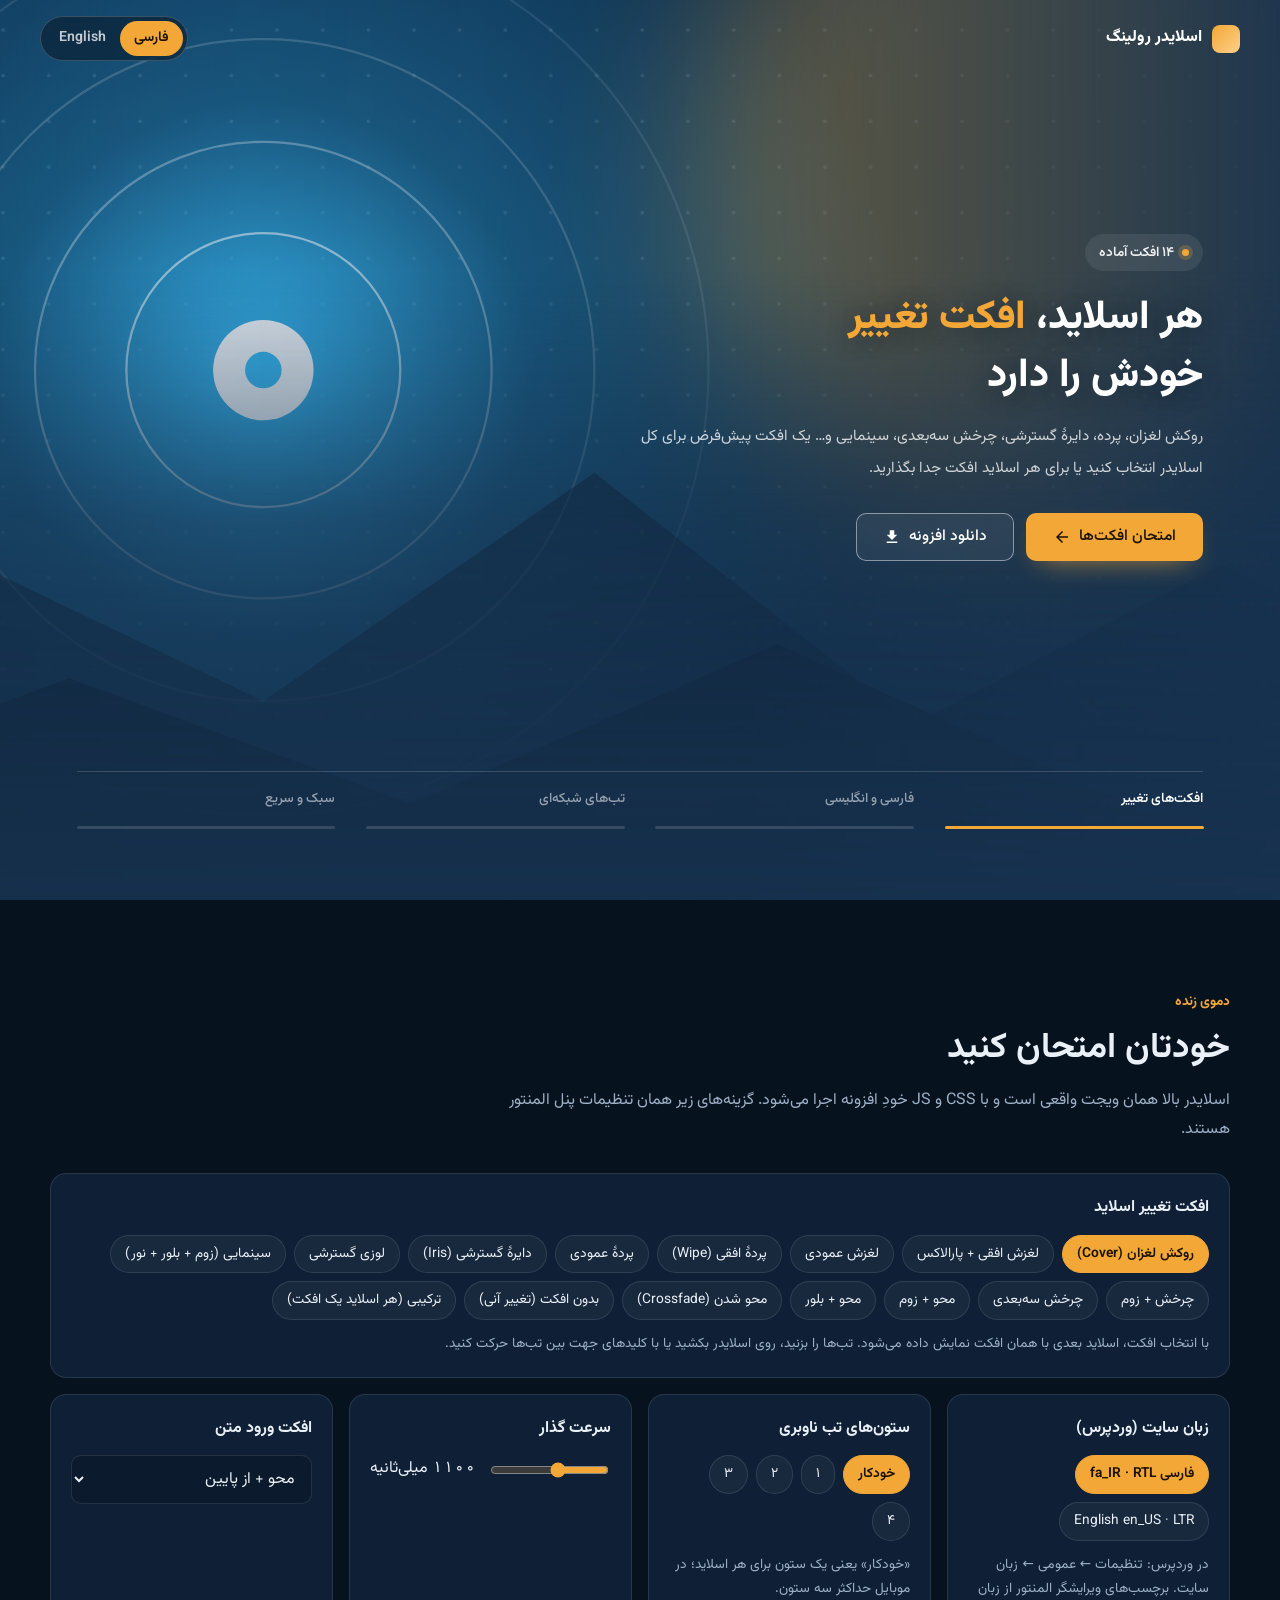
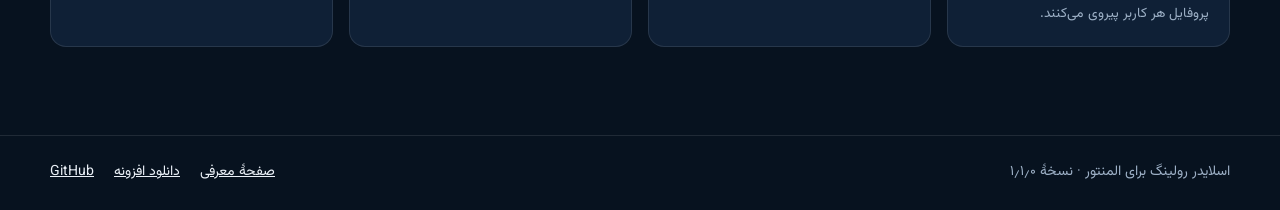
<file: index.html>
<!doctype html>
<html lang="fa" dir="rtl">

<head>
    <meta charset="utf-8">
    <meta name="viewport" content="width=device-width, initial-scale=1">
    <title>اسلایدر رولینگ برای المنتور — دموی زنده</title>
    <meta name="description" content="Live demo of Rolling Slider for Elementor in Persian and English: 14 slide transitions, grid navigation tabs and RTL/LTR from the WordPress language.">
    <meta property="og:type" content="website">
    <meta property="og:title" content="Rolling Slider for Elementor — Live demo">
    <meta property="og:description" content="Full-width Elementor slider with 14 transitions, grid navigation tabs, and Persian/English with RTL/LTR from the WordPress language.">
    <meta property="og:url" content="https://saeedamini144.github.io/rolling-slider-elementor/">
    <link rel="preconnect" href="https://fonts.googleapis.com">
    <link rel="preconnect" href="https://fonts.gstatic.com" crossorigin>
    <link href="https://fonts.googleapis.com/css2?family=Vazirmatn:wght@400;500;600;800&display=swap" rel="stylesheet">

    <!-- همان CSS و JS خودِ افزونه -->
    <link rel="stylesheet" href="rolling-slider-elementor/assets/css/rolling-slider.css">

    <style>
        :root {
            --bg: #07121f;
            --bg2: #0b1a2c;
            --card: #0f2036;
            --line: rgba(255, 255, 255, .1);
            --tx: #eaf0f7;
            --mu: #9db0c6;
            --ac: #f2a736;
            --w: 1180px;
        }

        * {
            box-sizing: border-box;
        }

        html {
            scroll-behavior: smooth;
        }

        body {
            margin: 0;
            background: var(--bg);
            color: var(--tx);
            font-family: "Vazirmatn", system-ui, sans-serif;
            line-height: 1.8;
            -webkit-font-smoothing: antialiased;
        }

        button,
        select,
        input {
            font: inherit;
            color: inherit;
        }

        :focus-visible {
            outline: 2px solid var(--ac);
            outline-offset: 3px;
        }

        /* ── نوار بالا (روی اسلایدر) ── */
        .dm-top {
            position: absolute;
            top: 0;
            inset-inline: 0;
            z-index: 20;
            display: flex;
            align-items: center;
            justify-content: space-between;
            gap: 12px;
            padding: 16px clamp(16px, 4vw, 40px);
        }

        .dm-brand {
            display: flex;
            align-items: center;
            gap: 10px;
            color: #fff;
            font-weight: 800;
            text-decoration: none;
        }

        .dm-brand i {
            display: block;
            width: 28px;
            height: 28px;
            border-radius: 8px;
            background: linear-gradient(135deg, var(--ac), #ffd089);
        }

        .dm-seg {
            display: inline-flex;
            padding: 4px;
            border: 1px solid rgba(255, 255, 255, .18);
            border-radius: 999px;
            background: rgba(9, 22, 37, .55);
            -webkit-backdrop-filter: blur(8px);
            backdrop-filter: blur(8px);
        }

        .dm-seg button {
            padding: 5px 14px;
            border: 0;
            border-radius: 999px;
            background: none;
            color: rgba(255, 255, 255, .75);
            font-size: .88rem;
            font-weight: 600;
            cursor: pointer;
        }

        .dm-seg button[aria-pressed="true"] {
            background: var(--ac);
            color: #1b1200;
        }

        #hero {
            min-height: 100vh;
            min-height: 100svh;
        }

        /* فقط برای تصاویر دمو: در چپ‌چین نقطهٔ روشن صحنه پشت متن نیفتد
           (ویژگی scale جدا از transform است، پس با Ken Burns و افکت‌ها تداخل ندارد) */
        #hero[dir="ltr"] .rsl__media {
            scale: -1 1;
        }

        [dir="rtl"] .dm-arr {
            transform: scaleX(-1);
        }

        /* ── پنل تنظیمات ── */
        .dm-sec {
            padding: clamp(48px, 7vw, 88px) 0;
        }

        .dm-wrap {
            width: min(100% - 32px, var(--w));
            margin-inline: auto;
        }

        .dm-head {
            max-width: 46rem;
            margin-bottom: 28px;
        }

        .dm-kicker {
            color: var(--ac);
            font-size: .85rem;
            font-weight: 700;
        }

        .dm-head h2 {
            margin: .2em 0 .4em;
            font-size: clamp(1.6rem, 3vw, 2.2rem);
            line-height: 1.4;
        }

        .dm-head p {
            margin: 0;
            color: var(--mu);
        }

        .dm-grid {
            display: grid;
            grid-template-columns: repeat(auto-fit, minmax(min(100%, 250px), 1fr));
            gap: 16px;
        }

        .dm-card {
            min-width: 0;
            padding: 20px;
            border: 1px solid var(--line);
            border-radius: 16px;
            background: var(--card);
        }

        .dm-card--wide {
            grid-column: 1 / -1;
        }

        .dm-card h3 {
            margin: 0 0 12px;
            font-size: 1rem;
        }

        .dm-note {
            margin: 12px 0 0;
            color: var(--mu);
            font-size: .85rem;
        }

        .dm-chips {
            display: flex;
            flex-wrap: wrap;
            gap: 8px;
        }

        .dm-chip {
            padding: 6px 14px;
            border: 1px solid var(--line);
            border-radius: 999px;
            background: rgba(255, 255, 255, .04);
            font-size: .86rem;
            cursor: pointer;
            transition: border-color .2s, background-color .2s;
        }

        .dm-chip:hover {
            border-color: rgba(255, 255, 255, .35);
        }

        .dm-chip[aria-pressed="true"] {
            border-color: var(--ac);
            background: var(--ac);
            color: #1b1200;
            font-weight: 600;
        }

        .dm-range {
            display: flex;
            align-items: center;
            gap: 12px;
        }

        .dm-range input {
            flex: 1;
            min-width: 0;
            accent-color: var(--ac);
        }

        .dm-range output {
            min-width: 6.5em;
            font-variant-numeric: tabular-nums;
            text-align: end;
        }

        .dm-card select {
            width: 100%;
            padding: 10px 12px;
            border: 1px solid var(--line);
            border-radius: 10px;
            background: var(--bg2);
        }

        .dm-card select option {
            background: var(--bg2);
        }

        .dm-foot {
            padding: 24px 0;
            border-top: 1px solid var(--line);
            color: var(--mu);
            font-size: .88rem;
        }

        .dm-foot .dm-wrap {
            display: flex;
            flex-wrap: wrap;
            justify-content: space-between;
            gap: 8px 20px;
        }

        .dm-foot nav {
            display: flex;
            flex-wrap: wrap;
            gap: 8px 20px;
        }

        .dm-foot a {
            color: var(--tx);
        }
    </style>
</head>

<body>
    <svg width="0" height="0" style="position:absolute" aria-hidden="true">
        <symbol id="i-arr" viewBox="0 0 24 24"><path d="M12 4l-1.41 1.41L16.17 11H4v2h12.17l-5.58 5.59L12 20l8-8z" /></symbol>
        <symbol id="i-dl" viewBox="0 0 24 24"><path d="M19 9h-4V3H9v6H5l7 7 7-7zM5 18v2h14v-2H5z" /></symbol>
        <symbol id="i-globe" viewBox="0 0 24 24"><path d="M12 2a10 10 0 100 20 10 10 0 000-20zm6.93 6h-2.95a15.6 15.6 0 00-1.38-3.56A8.03 8.03 0 0118.93 8zM12 4.04c.83 1.2 1.48 2.53 1.91 3.96h-3.82c.43-1.43 1.08-2.76 1.91-3.96zM4.26 14a8.2 8.2 0 010-4h3.38a16.5 16.5 0 000 4H4.26zm.81 2h2.95c.32 1.25.78 2.45 1.38 3.56A7.99 7.99 0 015.07 16zM8.02 8H5.07a7.99 7.99 0 014.33-3.56A15.6 15.6 0 008.02 8zM12 19.96A14.1 14.1 0 0110.09 16h3.82A14.1 14.1 0 0112 19.96zM14.34 14H9.66a14.7 14.7 0 010-4h4.68a14.7 14.7 0 010 4zm.25 5.56c.6-1.11 1.06-2.31 1.38-3.56h2.95a8.03 8.03 0 01-4.33 3.56zM16.36 14a16.5 16.5 0 000-4h3.38a8.2 8.2 0 010 4h-3.38z" /></symbol>
        <symbol id="i-gh" viewBox="0 0 24 24"><path d="M12 2A10 10 0 002 12c0 4.42 2.87 8.17 6.84 9.5.5.08.66-.23.66-.5v-1.69c-2.77.6-3.36-1.34-3.36-1.34-.46-1.16-1.11-1.47-1.11-1.47-.91-.62.07-.6.07-.6 1 .07 1.53 1.03 1.53 1.03.87 1.52 2.34 1.07 2.91.83.09-.65.35-1.09.63-1.34-2.22-.25-4.55-1.11-4.55-4.92 0-1.11.38-2 1.03-2.71-.1-.25-.45-1.29.1-2.64 0 0 .84-.27 2.75 1.02a9.58 9.58 0 015 0c1.91-1.29 2.75-1.02 2.75-1.02.55 1.35.2 2.39.1 2.64.65.71 1.03 1.6 1.03 2.71 0 3.82-2.34 4.66-4.57 4.91.36.31.69.92.69 1.85V21c0 .27.16.59.67.5A10 10 0 0022 12 10 10 0 0012 2z" /></symbol>
    </svg>

    <header class="dm-top">
        <a class="dm-brand" href="about.html"><i aria-hidden="true"></i><span data-t="brand">اسلایدر رولینگ</span></a>
        <div class="dm-seg" role="group" data-ta="aria-label:langLabel" aria-label="زبان">
            <button type="button" data-lang="fa" lang="fa" aria-pressed="true">فارسی</button>
            <button type="button" data-lang="en" lang="en" aria-pressed="false">English</button>
        </div>
    </header>

    <main>
        <!-- دقیقاً همان مارک‌آپی که ویجت در سایت چاپ می‌کند (render در class-widget.php) -->
        <section id="hero" class="rsl rsl--veil-start rsl--hover-icon rsl--kenburns" dir="rtl"
            aria-roledescription="carousel" data-ta="aria-label:sliderLabel" aria-label="دموی اسلایدر رولینگ"
            data-fx="cover" data-autoplay="yes" data-duration="6500" data-pause-hover="yes" data-swipe="yes"
            style="--rsl-duration:6500ms;--rsl-speed:1100ms;--rsl-n:4;--rsl-n-m:3;">

            <div class="rsl__stage" aria-hidden="true">
                <div class="rsl__slide rsl-t--cover is-active" data-fx="cover"><img class="rsl__media" src="demo/scene-1.svg" alt="" width="1600" height="900" loading="eager" fetchpriority="high" decoding="async"></div>
                <div class="rsl__slide rsl-t--cover" data-fx="cover"><img class="rsl__media" src="[data-uri]" data-rsl-src="demo/scene-2.svg" alt="" width="1600" height="900" decoding="async"></div>
                <div class="rsl__slide rsl-t--cover" data-fx="cover"><img class="rsl__media" src="[data-uri]" data-rsl-src="demo/scene-3.svg" alt="" width="1600" height="900" decoding="async"></div>
                <div class="rsl__slide rsl-t--cover" data-fx="cover"><img class="rsl__media" src="[data-uri]" data-rsl-src="demo/scene-4.svg" alt="" width="1600" height="900" decoding="async"></div>
            </div>

            <span class="rsl__veil" aria-hidden="true"></span>

            <div class="rsl__body">
                <div class="rsl__panels">

                    <div class="rsl__panel is-active" id="rsl-panel-0" role="tabpanel" aria-labelledby="rsl-tab-0">
                        <span class="rsl__eyebrow rsl-fx rsl-fx--fade-up" data-t="s1Eyebrow"></span>
                        <h1 class="rsl__title rsl-fx rsl-fx--fade-up" style="--rsl-delay:80ms" data-th="s1Title"></h1>
                        <div class="rsl__content rsl-fx rsl-fx--fade-up" style="--rsl-delay:160ms"><p data-t="s1Text"></p></div>
                        <div class="rsl__actions rsl-fx rsl-fx--fade-up" style="--rsl-delay:240ms">
                            <a class="rsl__btn rsl__btn--primary" href="#controls"><span class="rsl__btn-text" data-t="s1Btn"></span><span class="rsl__btn-icon"><svg class="dm-arr" aria-hidden="true"><use href="#i-arr" /></svg></span></a>
                            <a class="rsl__btn rsl__btn--ghost" href="rolling-slider-elementor.zip" download><span class="rsl__btn-text" data-t="dl"></span><span class="rsl__btn-icon"><svg aria-hidden="true"><use href="#i-dl" /></svg></span></a>
                        </div>
                    </div>

                    <div class="rsl__panel" id="rsl-panel-1" role="tabpanel" aria-labelledby="rsl-tab-1">
                        <span class="rsl__eyebrow rsl-fx rsl-fx--fade-up" data-t="s2Eyebrow"></span>
                        <h2 class="rsl__title rsl-fx rsl-fx--fade-up" style="--rsl-delay:80ms" data-th="s2Title"></h2>
                        <div class="rsl__content rsl-fx rsl-fx--fade-up" style="--rsl-delay:160ms"><p data-t="s2Text"></p></div>
                        <div class="rsl__actions rsl-fx rsl-fx--fade-up" style="--rsl-delay:240ms">
                            <a class="rsl__btn rsl__btn--primary" href="#" data-action="toggle-lang"><span class="rsl__btn-text" data-t="s2Btn"></span><span class="rsl__btn-icon"><svg aria-hidden="true"><use href="#i-globe" /></svg></span></a>
                        </div>
                    </div>

                    <div class="rsl__panel" id="rsl-panel-2" role="tabpanel" aria-labelledby="rsl-tab-2">
                        <span class="rsl__eyebrow rsl-fx rsl-fx--fade-up" data-t="s3Eyebrow"></span>
                        <h2 class="rsl__title rsl-fx rsl-fx--fade-up" style="--rsl-delay:80ms" data-th="s3Title"></h2>
                        <div class="rsl__content rsl-fx rsl-fx--fade-up" style="--rsl-delay:160ms"><p data-t="s3Text"></p></div>
                        <div class="rsl__actions rsl-fx rsl-fx--fade-up" style="--rsl-delay:240ms">
                            <a class="rsl__btn rsl__btn--primary" href="#controls"><span class="rsl__btn-text" data-t="s3Btn"></span><span class="rsl__btn-icon"><svg class="dm-arr" aria-hidden="true"><use href="#i-arr" /></svg></span></a>
                        </div>
                    </div>

                    <div class="rsl__panel" id="rsl-panel-3" role="tabpanel" aria-labelledby="rsl-tab-3">
                        <span class="rsl__eyebrow rsl-fx rsl-fx--fade-up" data-t="s4Eyebrow"></span>
                        <h2 class="rsl__title rsl-fx rsl-fx--fade-up" style="--rsl-delay:80ms" data-th="s4Title"></h2>
                        <div class="rsl__content rsl-fx rsl-fx--fade-up" style="--rsl-delay:160ms"><p data-t="s4Text"></p></div>
                        <div class="rsl__actions rsl-fx rsl-fx--fade-up" style="--rsl-delay:240ms">
                            <a class="rsl__btn rsl__btn--primary" href="https://github.com/saeedamini144/rolling-slider-elementor" target="_blank" rel="noopener"><span class="rsl__btn-text" data-t="s4Btn"></span><span class="rsl__btn-icon"><svg aria-hidden="true"><use href="#i-gh" /></svg></span></a>
                            <a class="rsl__btn rsl__btn--ghost" href="rolling-slider-elementor.zip" download><span class="rsl__btn-text" data-t="dl"></span><span class="rsl__btn-icon"><svg aria-hidden="true"><use href="#i-dl" /></svg></span></a>
                        </div>
                    </div>

                </div>
            </div>

            <div class="rsl__nav">
                <div class="rsl__tabs" role="tablist" data-ta="aria-label:sliderLabel" aria-label="دموی اسلایدر رولینگ">
                    <button class="rsl__tab" type="button" role="tab" id="rsl-tab-0" aria-controls="rsl-panel-0" aria-selected="true" tabindex="0" data-t="s1Tab"></button>
                    <button class="rsl__tab" type="button" role="tab" id="rsl-tab-1" aria-controls="rsl-panel-1" aria-selected="false" tabindex="-1" data-t="s2Tab"></button>
                    <button class="rsl__tab" type="button" role="tab" id="rsl-tab-2" aria-controls="rsl-panel-2" aria-selected="false" tabindex="-1" data-t="s3Tab"></button>
                    <button class="rsl__tab" type="button" role="tab" id="rsl-tab-3" aria-controls="rsl-panel-3" aria-selected="false" tabindex="-1" data-t="s4Tab"></button>
                </div>
            </div>
        </section>

        <section id="controls" class="dm-sec">
            <div class="dm-wrap">
                <div class="dm-head">
                    <span class="dm-kicker" data-t="ctlKicker"></span>
                    <h2 data-t="ctlTitle"></h2>
                    <p data-t="ctlLead"></p>
                </div>

                <div class="dm-grid">
                    <div class="dm-card dm-card--wide">
                        <h3 data-t="cardFx"></h3>
                        <div class="dm-chips" id="dm-fx" role="group" data-ta="aria-label:cardFx"></div>
                        <p class="dm-note" data-t="hint"></p>
                    </div>

                    <div class="dm-card">
                        <h3 data-t="cardLang"></h3>
                        <div class="dm-chips" role="group" data-ta="aria-label:cardLang">
                            <button class="dm-chip" type="button" data-lang="fa" lang="fa" dir="rtl" aria-pressed="true">فارسی <bdi dir="ltr">fa_IR · RTL</bdi></button>
                            <button class="dm-chip" type="button" data-lang="en" lang="en" dir="ltr" aria-pressed="false">English <bdi>en_US · LTR</bdi></button>
                        </div>
                        <p class="dm-note" data-t="cardLangNote"></p>
                    </div>

                    <div class="dm-card">
                        <h3 data-t="cardCols"></h3>
                        <div class="dm-chips" id="dm-cols" role="group" data-ta="aria-label:cardCols"></div>
                        <p class="dm-note" data-t="colsNote"></p>
                    </div>

                    <div class="dm-card">
                        <h3><label for="dm-speed" data-t="cardSpeed"></label></h3>
                        <div class="dm-range">
                            <input id="dm-speed" type="range" min="300" max="2200" step="100" value="1100">
                            <output id="dm-speed-o" for="dm-speed"></output>
                        </div>
                    </div>

                    <div class="dm-card">
                        <h3><label for="dm-tfx" data-t="cardText"></label></h3>
                        <select id="dm-tfx"></select>
                    </div>
                </div>
            </div>
        </section>
    </main>

    <footer class="dm-foot">
        <div class="dm-wrap">
            <span data-t="foot"></span>
            <nav>
                <a href="about.html" data-t="footHome"></a>
                <a href="rolling-slider-elementor.zip" download data-t="dl"></a>
                <a href="https://github.com/saeedamini144/rolling-slider-elementor" target="_blank" rel="noopener">GitHub</a>
            </nav>
        </div>
    </footer>

    <script src="rolling-slider-elementor/assets/js/rolling-slider.js"></script>
    <script>
        (function () {
            'use strict';

            /* برچسب افکت‌ها دقیقاً همان رشته‌های پنل المنتور است (منبع انگلیسی + ترجمهٔ fa_IR) */
            var FX = [
                ['cover', 'Cover', 'روکش لغزان (Cover)'],
                ['slide', 'Horizontal slide + parallax', 'لغزش افقی + پارالاکس'],
                ['slide-up', 'Vertical slide', 'لغزش عمودی'],
                ['wipe', 'Horizontal wipe', 'پردهٔ افقی (Wipe)'],
                ['wipe-up', 'Vertical wipe', 'پردهٔ عمودی'],
                ['circle', 'Expanding circle (iris)', 'دایرهٔ گسترشی (Iris)'],
                ['diamond', 'Expanding diamond', 'لوزی گسترشی'],
                ['cinematic', 'Cinematic (zoom + blur + light)', 'سینمایی (زوم + بلور + نور)'],
                ['rotate', 'Rotate + zoom', 'چرخش + زوم'],
                ['flip', '3D flip', 'چرخش سه‌بعدی'],
                ['zoom', 'Fade + zoom', 'محو + زوم'],
                ['blur', 'Fade + blur', 'محو + بلور'],
                ['fade', 'Crossfade', 'محو شدن (Crossfade)'],
                ['none', 'None (instant)', 'بدون افکت (تغییر آنی)']
            ];
            var TFX = [
                ['none', 'None', 'بدون افکت'],
                ['fade', 'Fade', 'محو شدن'],
                ['fade-up', 'Fade up', 'محو + از پایین'],
                ['fade-down', 'Fade down', 'محو + از بالا'],
                ['slide-start', 'Slide from start', 'لغزش از ابتدا'],
                ['slide-end', 'Slide from end', 'لغزش از انتها'],
                ['zoom-in', 'Zoom in', 'زوم از کوچک'],
                ['zoom-out', 'Zoom out', 'زوم از بزرگ'],
                ['blur', 'Unblur', 'ظاهر شدن از بلور'],
                ['flip', '3D flip', 'چرخش سه‌بعدی'],
                ['reveal', 'Reveal', 'پرده‌ای (Reveal)']
            ];
            var MIX = ['cover', 'wipe', 'circle', 'flip'];
            var COLS = ['', '1', '2', '3', '4'];

            var T = {
                fa: {
                    docTitle: 'اسلایدر رولینگ برای المنتور — دموی زنده',
                    brand: 'اسلایدر رولینگ',
                    langLabel: 'زبان',
                    sliderLabel: 'دموی اسلایدر رولینگ',
                    dl: 'دانلود افزونه',

                    s1Tab: 'افکت‌های تغییر',
                    s1Eyebrow: '۱۴ افکت آماده',
                    s1Title: 'هر اسلاید، <b>افکت تغییر</b><br>خودش را دارد',
                    s1Text: 'روکش لغزان، پرده، دایرهٔ گسترشی، چرخش سه‌بعدی، سینمایی و… یک افکت پیش‌فرض برای کل اسلایدر انتخاب کنید یا برای هر اسلاید افکت جدا بگذارید.',
                    s1Btn: 'امتحان افکت‌ها',

                    s2Tab: 'فارسی و انگلیسی',
                    s2Eyebrow: 'ترجمه بر اساس زبان وردپرس',
                    s2Title: 'زبان سایت را عوض کنید،<br><b>ویجت هم عوض می‌شود</b>',
                    s2Text: 'برچسب‌های پنل المنتور با زبان وردپرس فارسی یا انگلیسی می‌شوند و چیدمان خودکار بین راست‌چین و چپ‌چین جابه‌جا می‌شود.',
                    s2Btn: 'Switch to English',

                    s3Tab: 'تب‌های شبکه‌ای',
                    s3Eyebrow: 'ناوبری',
                    s3Title: 'تب‌ها در یک <b>شبکهٔ مرتب</b>،<br>بدون اسکرول افقی',
                    s3Text: 'به‌طور پیش‌فرض یک ستون برای هر اسلاید (در موبایل حداکثر سه ستون). نوار پیشرفت هر تب با تایمر جلو می‌رود و با هاور متوقف می‌شود.',
                    s3Btn: 'تنظیم ستون‌ها',

                    s4Tab: 'سبک و سریع',
                    s4Eyebrow: 'کارایی',
                    s4Title: 'فقط <b>اسلاید اول</b><br>از ابتدا بارگذاری می‌شود',
                    s4Text: 'تصاویر و ویدیوهای بعدی درست قبل از نمایش لود می‌شوند. بدون کتابخانهٔ اضافه؛ کل جاوااسکریپت حدود ۴ کیلوبایت (gzip).',
                    s4Btn: 'مشاهده در گیت‌هاب',

                    ctlKicker: 'دموی زنده',
                    ctlTitle: 'خودتان امتحان کنید',
                    ctlLead: 'اسلایدر بالا همان ویجت واقعی است و با CSS و JS خودِ افزونه اجرا می‌شود. گزینه‌های زیر همان تنظیمات پنل المنتور هستند.',
                    cardFx: 'افکت تغییر اسلاید',
                    mixed: 'ترکیبی (هر اسلاید یک افکت)',
                    hint: 'با انتخاب افکت، اسلاید بعدی با همان افکت نمایش داده می‌شود. تب‌ها را بزنید، روی اسلایدر بکشید یا با کلیدهای جهت بین تب‌ها حرکت کنید.',
                    cardLang: 'زبان سایت (وردپرس)',
                    cardLangNote: 'در وردپرس: تنظیمات ← عمومی ← زبان سایت. برچسب‌های ویرایشگر المنتور از زبان پروفایل هر کاربر پیروی می‌کنند.',
                    cardCols: 'ستون‌های تب ناوبری',
                    auto: 'خودکار',
                    colsNote: '«خودکار» یعنی یک ستون برای هر اسلاید؛ در موبایل حداکثر سه ستون.',
                    cardSpeed: 'سرعت گذار',
                    ms: 'میلی‌ثانیه',
                    cardText: 'افکت ورود متن',
                    foot: 'اسلایدر رولینگ برای المنتور · نسخهٔ ۱٫۱٫۰',
                    footHome: 'صفحهٔ معرفی'
                },
                en: {
                    docTitle: 'Rolling Slider for Elementor — Live demo',
                    brand: 'Rolling Slider',
                    langLabel: 'Language',
                    sliderLabel: 'Rolling Slider demo',
                    dl: 'Download plugin',

                    s1Tab: 'Transitions',
                    s1Eyebrow: '14 built-in transitions',
                    s1Title: 'Every slide brings<br><b>its own transition</b>',
                    s1Text: 'Cover, wipe, iris, 3D flip, cinematic and more. Pick one default for the whole slider, or give each slide its own effect.',
                    s1Btn: 'Try the effects',

                    s2Tab: 'Persian & English',
                    s2Eyebrow: 'Follows the WordPress language',
                    s2Title: 'Change the site language,<br><b>the widget follows</b>',
                    s2Text: 'Elementor panel labels switch between English and Persian with the WordPress language, and the layout flips between LTR and RTL on its own.',
                    s2Btn: 'نمایش به فارسی',

                    s3Tab: 'Grid tabs',
                    s3Eyebrow: 'Navigation',
                    s3Title: 'Tabs sit in a <b>tidy grid</b>,<br>never a scrollbar',
                    s3Text: 'One column per slide by default (at most three on phones). Each tab\'s progress rail follows the timer and pauses on hover.',
                    s3Btn: 'Set the columns',

                    s4Tab: 'Fast & light',
                    s4Eyebrow: 'Performance',
                    s4Title: 'Only the <b>first slide</b><br>loads up front',
                    s4Text: 'Later images and videos load just before they show. No extra libraries; the whole script is about 4 KB gzipped.',
                    s4Btn: 'View on GitHub',

                    ctlKicker: 'Live demo',
                    ctlTitle: 'Try it yourself',
                    ctlLead: 'The slider above is the real widget, running on the plugin\'s own CSS and JS. The options below mirror the Elementor panel.',
                    cardFx: 'Slide transition',
                    mixed: 'Mixed (one per slide)',
                    hint: 'Pick an effect and the next slide plays with it. Click the tabs, swipe the slider, or move between tabs with the arrow keys.',
                    cardLang: 'Site language (WordPress)',
                    cardLangNote: 'In WordPress: Settings → General → Site Language. Elementor editor labels follow each user\'s profile language.',
                    cardCols: 'Navigation tab columns',
                    auto: 'Auto',
                    colsNote: '"Auto" gives each slide its own column; at most three on phones.',
                    cardSpeed: 'Transition speed',
                    ms: 'ms',
                    cardText: 'Text entrance effect',
                    foot: 'Rolling Slider for Elementor · v1.1.0',
                    footHome: 'Overview page'
                }
            };

            var html = document.documentElement;
            var root = document.getElementById('hero');
            var slides = [].slice.call(root.querySelectorAll('.rsl__slide'));
            var fxBox = document.getElementById('dm-fx');
            var colsBox = document.getElementById('dm-cols');
            var speed = document.getElementById('dm-speed');
            var speedOut = document.getElementById('dm-speed-o');
            var tfxSel = document.getElementById('dm-tfx');
            var state = { lang: pickLang(), fx: 'cover', tfx: 'fade-up', cols: '' };

            function $$(sel, ctx) { return [].slice.call((ctx || document).querySelectorAll(sel)); }
            function num(n) { return state.lang === 'fa' ? String(n).replace(/\d/g, function (d) { return '۰۱۲۳۴۵۶۷۸۹'[d]; }) : String(n); }

            function pickLang() {
                var q = /[?&]lang=(fa|en)\b/.exec(location.search);
                if (q) return q[1];
                try { var s = localStorage.getItem('rsl-demo-lang'); if (s === 'fa' || s === 'en') return s; } catch (e) { /* ذخیره‌سازی در دسترس نیست */ }
                return 'fa';
            }

            function chip(label, pressed, onClick) {
                var b = document.createElement('button');
                b.type = 'button';
                b.className = 'dm-chip';
                b.textContent = label;
                b.setAttribute('aria-pressed', pressed ? 'true' : 'false');
                b.addEventListener('click', onClick);
                return b;
            }

            // اسلاید بعدی را نشان بده تا تغییر همان لحظه دیده شود
            function playNext() {
                var tabs = $$('.rsl__tab', root);
                var cur = 0;
                tabs.forEach(function (t, i) { if (t.getAttribute('aria-selected') === 'true') cur = i; });
                tabs[(cur + 1) % tabs.length].click();
            }

            /* ── افکت تغییر اسلاید ── */
            function setSlideFx(slide, fx) {
                slide.className = slide.className.replace(/rsl-t--\S+/, 'rsl-t--' + fx);
                slide.setAttribute('data-fx', fx);
            }

            function applyFx(fx) {
                state.fx = fx;
                slides.forEach(function (s, i) { setSlideFx(s, fx === 'mix' ? MIX[i % MIX.length] : fx); });
                renderFx();
                playNext();
            }

            function renderFx() {
                var col = state.lang === 'fa' ? 2 : 1;
                fxBox.textContent = '';
                FX.forEach(function (f) {
                    fxBox.appendChild(chip(f[col], state.fx === f[0], function () { applyFx(f[0]); }));
                });
                fxBox.appendChild(chip(T[state.lang].mixed, state.fx === 'mix', function () { applyFx('mix'); }));
            }

            /* ── ستون‌های تب ── */
            function renderCols() {
                colsBox.textContent = '';
                COLS.forEach(function (c) {
                    colsBox.appendChild(chip(c ? num(c) : T[state.lang].auto, state.cols === c, function () {
                        state.cols = c;
                        if (c) root.style.setProperty('--rsl-cols', c);
                        else root.style.removeProperty('--rsl-cols');
                        renderCols();
                    }));
                });
            }

            /* ── افکت ورود متن ── */
            function renderTfx() {
                var col = state.lang === 'fa' ? 2 : 1;
                tfxSel.textContent = '';
                TFX.forEach(function (f) {
                    var o = document.createElement('option');
                    o.value = f[0];
                    o.textContent = f[col];
                    tfxSel.appendChild(o);
                });
                tfxSel.value = state.tfx;
            }

            tfxSel.addEventListener('change', function () {
                state.tfx = tfxSel.value;
                $$('.rsl-fx', root).forEach(function (el) {
                    el.className = el.className.replace(/rsl-fx--\S+/, 'rsl-fx--' + state.tfx);
                });
                playNext();
            });

            /* ── سرعت ── */
            function renderSpeed() { speedOut.textContent = num(speed.value) + ' ' + T[state.lang].ms; }
            speed.addEventListener('input', function () {
                root.style.setProperty('--rsl-speed', speed.value + 'ms');
                renderSpeed();
            });

            /* ── زبان: همان کاری که زبان وردپرس با ویجت می‌کند (متن + جهت) ── */
            function applyLang(lang) {
                var d = T[lang];
                var dir = lang === 'fa' ? 'rtl' : 'ltr';
                state.lang = lang;

                html.lang = lang;
                html.dir = dir;
                root.setAttribute('dir', dir);
                document.title = d.docTitle;

                $$('[data-t]').forEach(function (el) { el.textContent = d[el.getAttribute('data-t')]; });
                $$('[data-th]').forEach(function (el) { el.innerHTML = d[el.getAttribute('data-th')]; });
                $$('[data-ta]').forEach(function (el) {
                    var p = el.getAttribute('data-ta').split(':');
                    el.setAttribute(p[0], d[p[1]]);
                });
                $$('[data-lang]').forEach(function (b) {
                    b.setAttribute('aria-pressed', b.getAttribute('data-lang') === lang ? 'true' : 'false');
                });

                renderFx();
                renderCols();
                renderTfx();
                renderSpeed();

                try { localStorage.setItem('rsl-demo-lang', lang); } catch (e) { /* اختیاری */ }
                if (history.replaceState) history.replaceState(null, '', '?lang=' + lang + location.hash);
            }

            $$('[data-lang]').forEach(function (b) {
                b.addEventListener('click', function () { applyLang(b.getAttribute('data-lang')); });
            });
            $$('[data-action="toggle-lang"]').forEach(function (a) {
                a.addEventListener('click', function (e) {
                    e.preventDefault();
                    applyLang(state.lang === 'fa' ? 'en' : 'fa');
                });
            });

            applyLang(state.lang);
        })();
    </script>
</body>

</html>
</file>
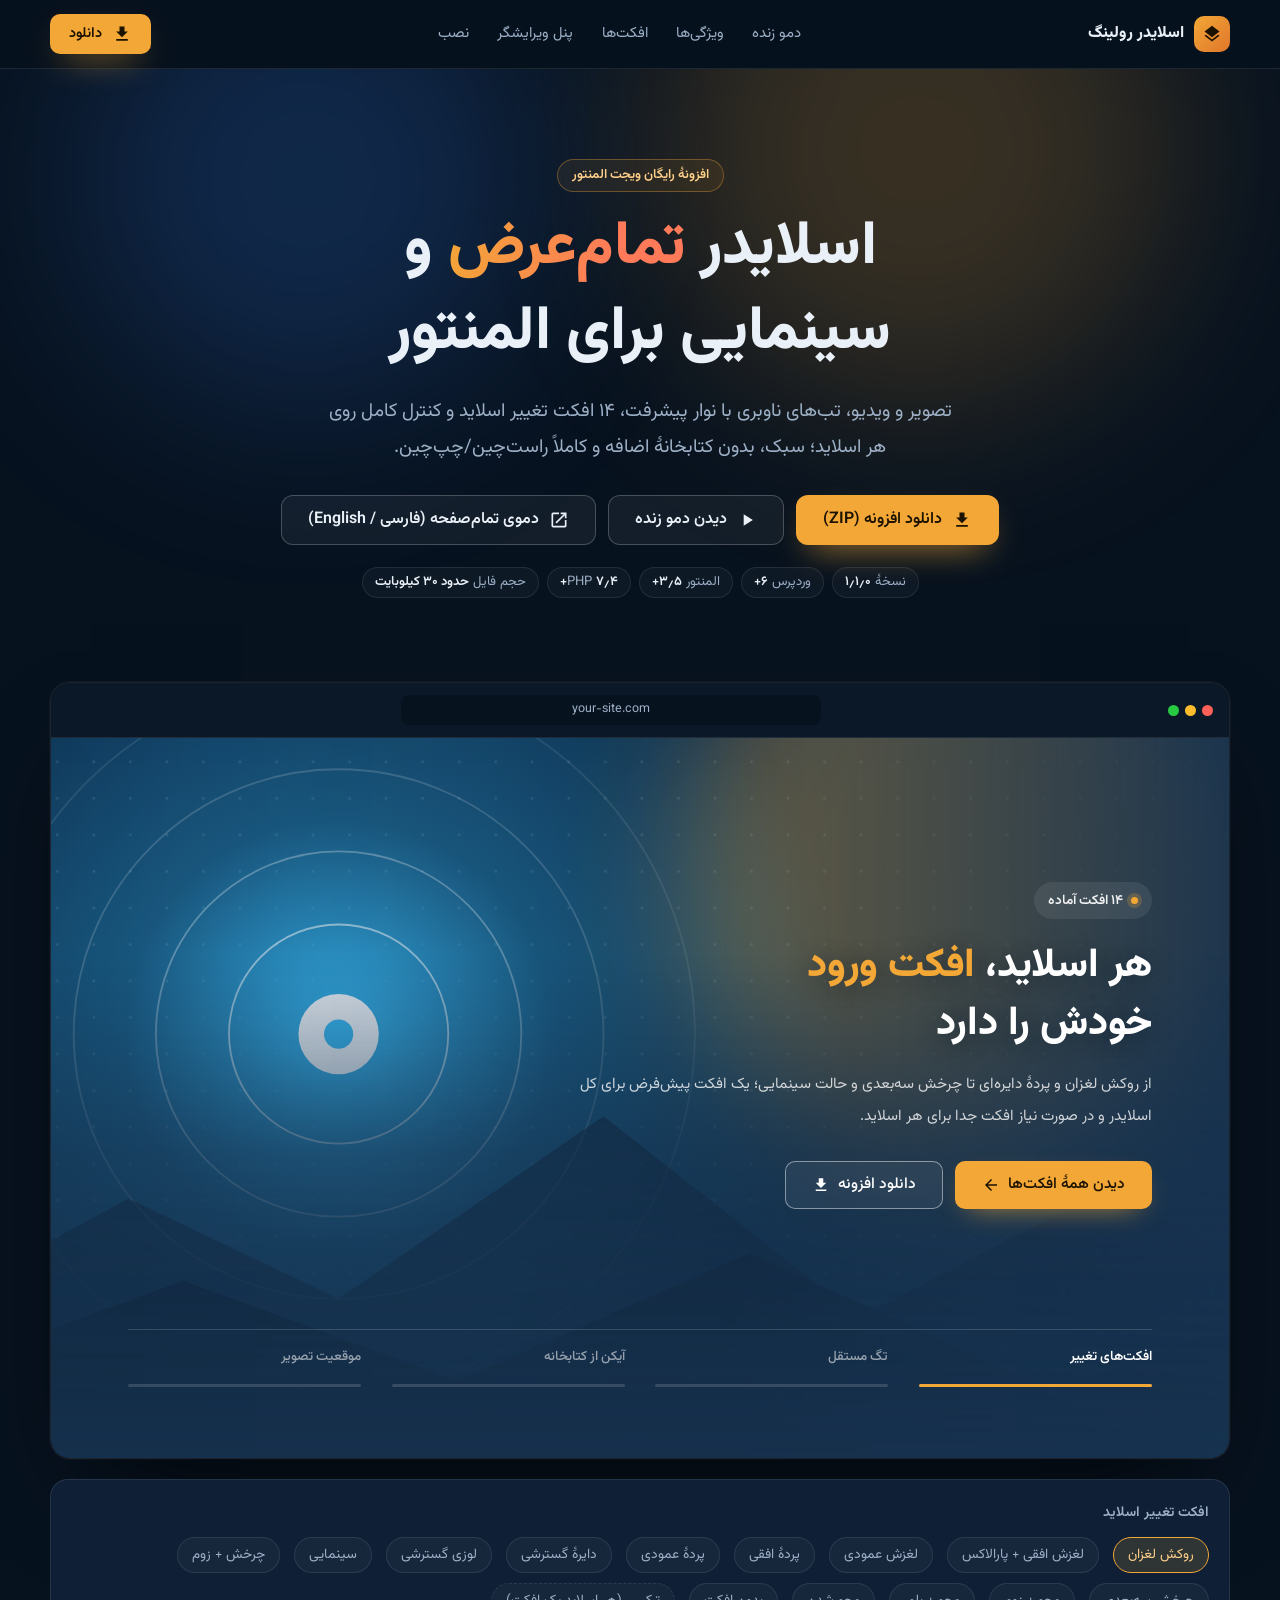
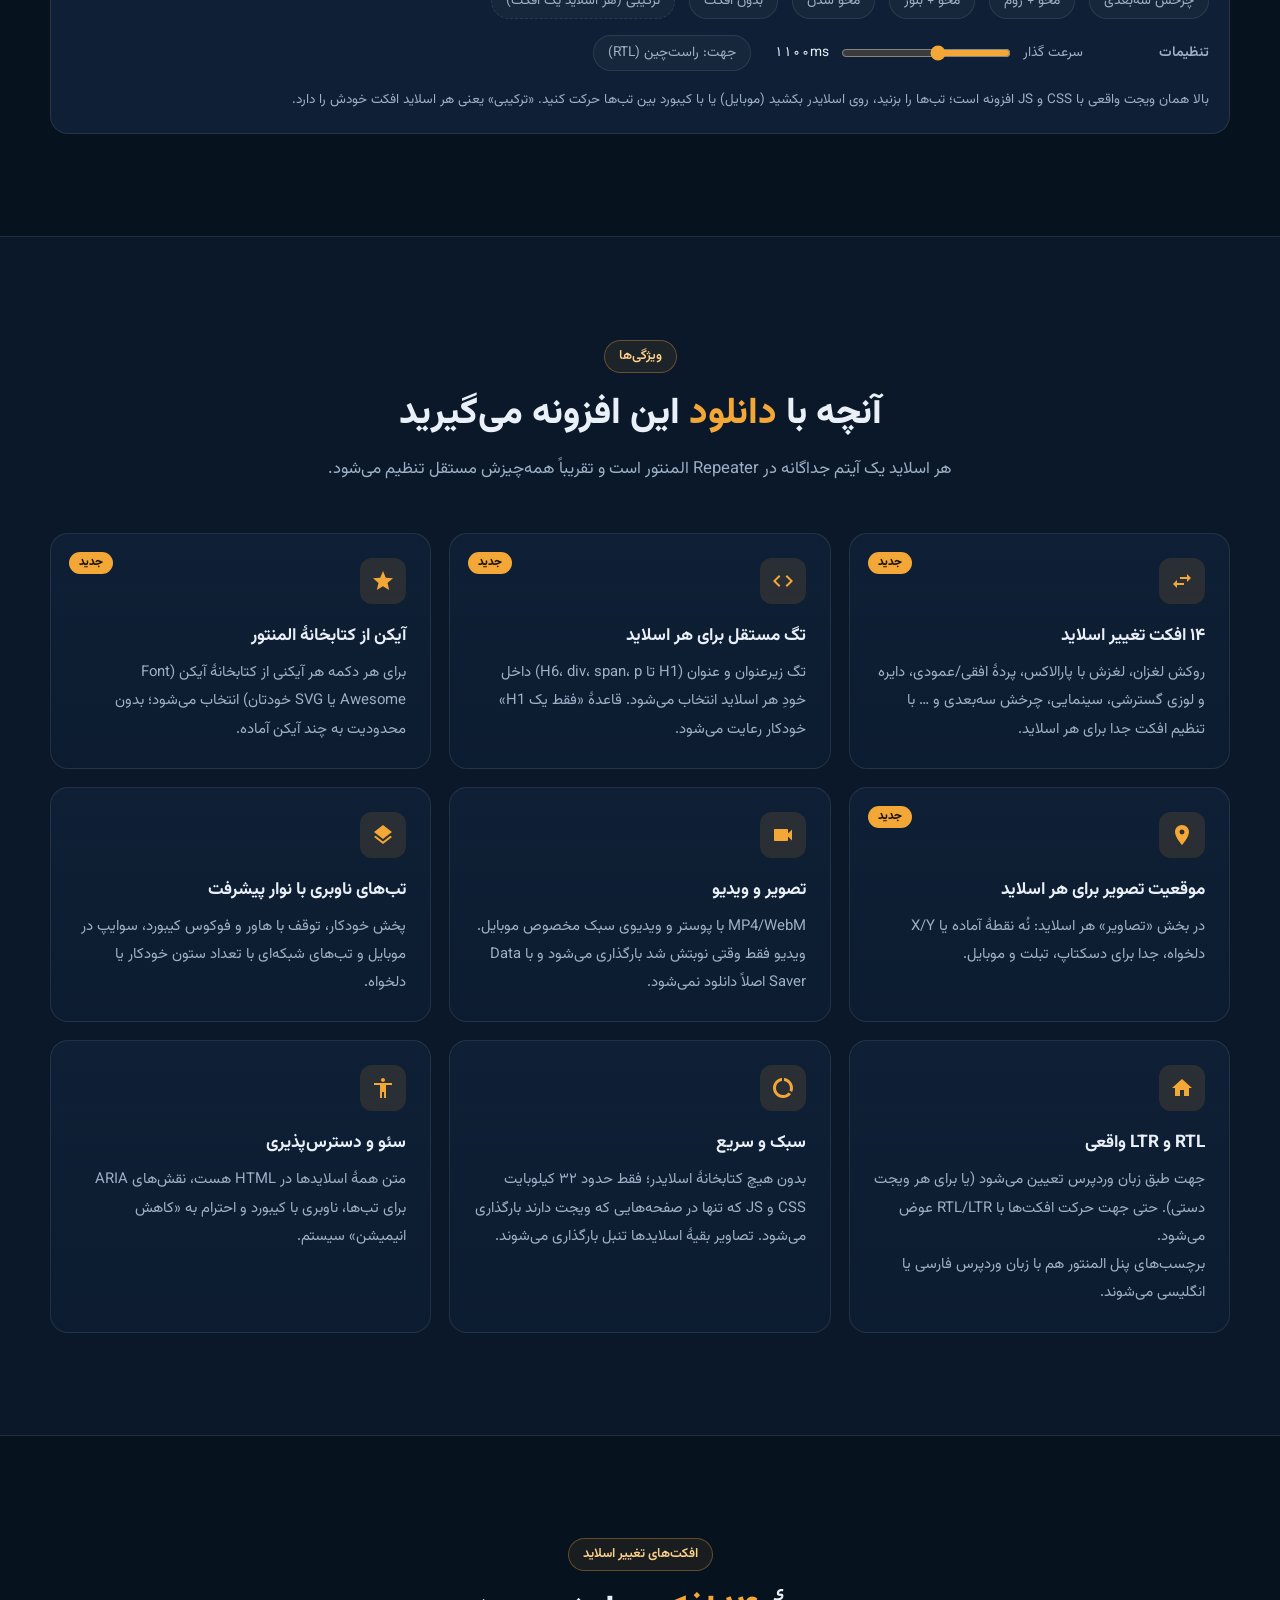
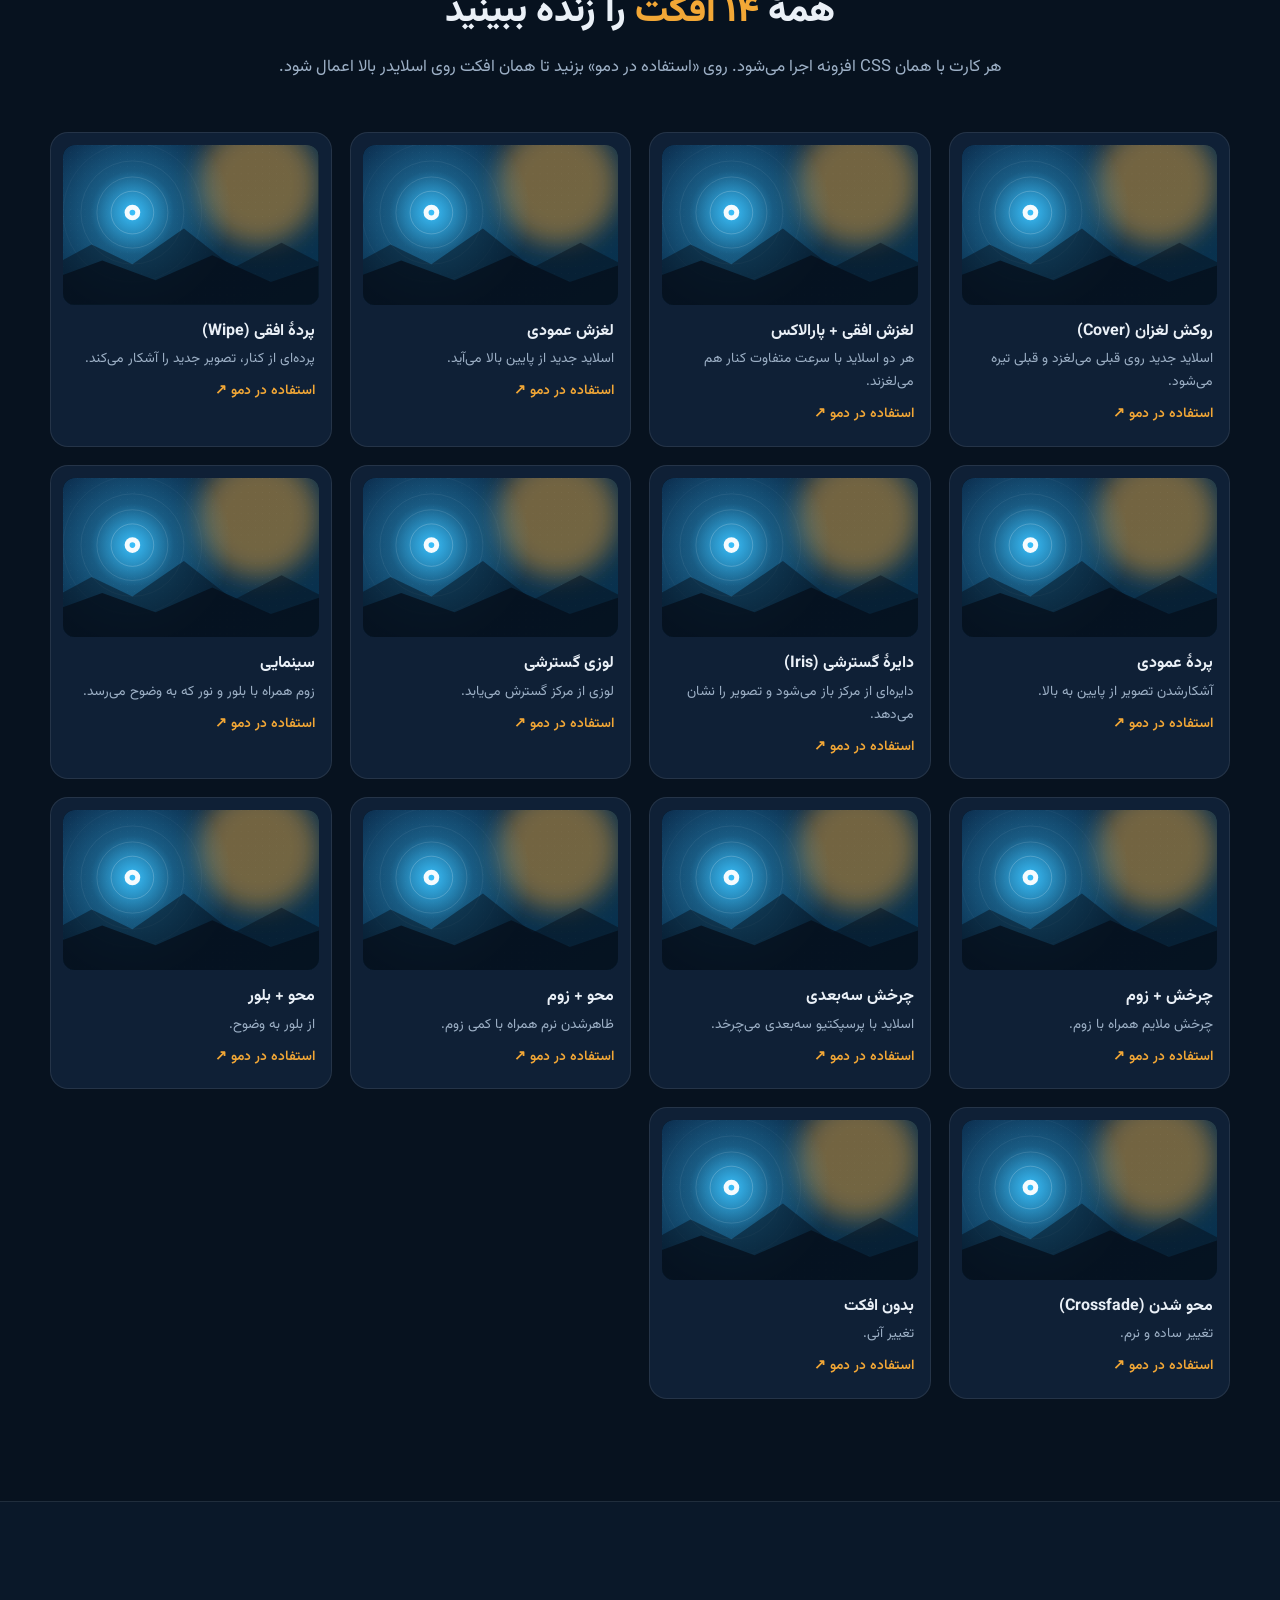
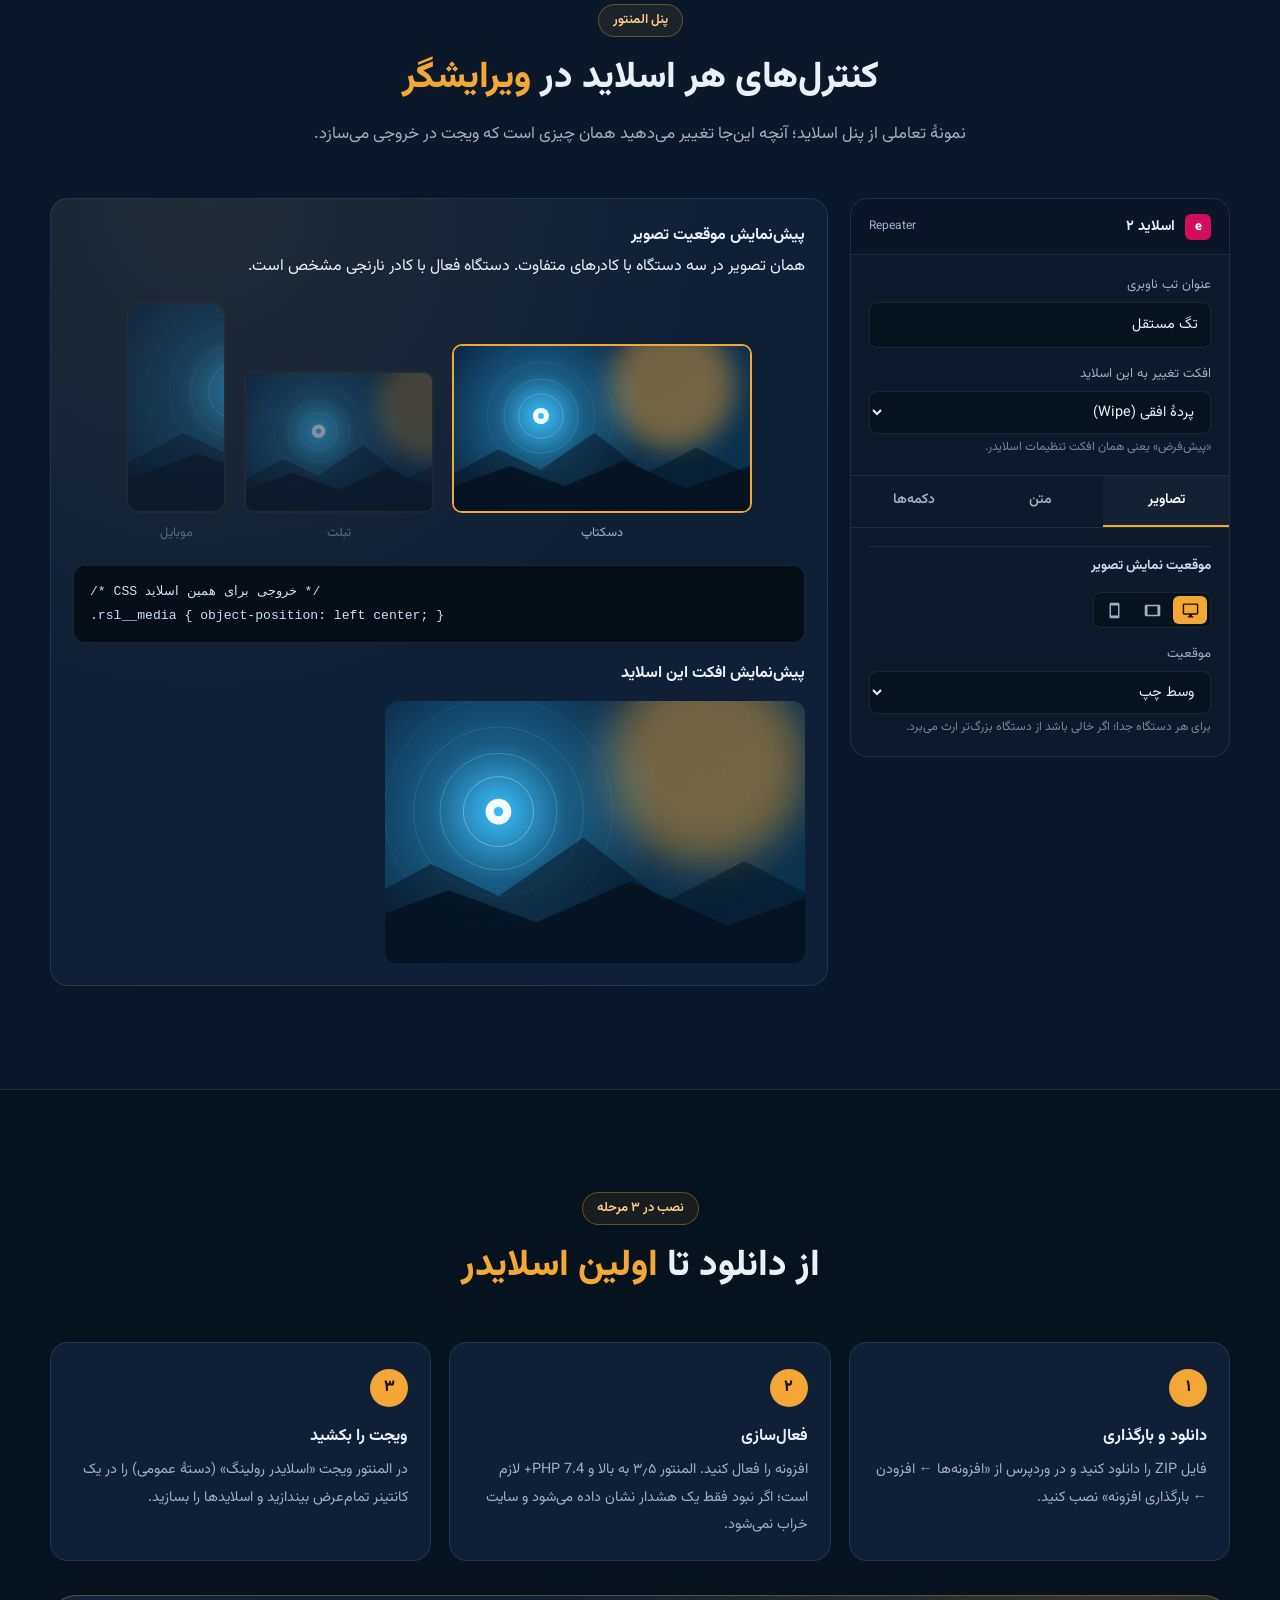
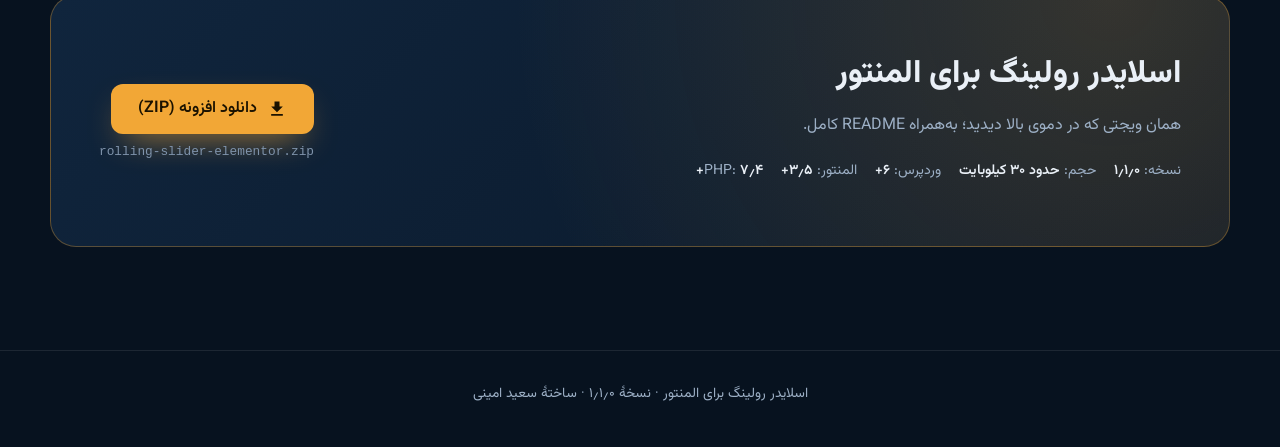
<file: about.html>
<!doctype html>
<html lang="fa" dir="rtl">

<head>
    <meta charset="utf-8">
    <meta name="viewport" content="width=device-width, initial-scale=1">
    <title>اسلایدر رولینگ برای المنتور | دانلود افزونه</title>
    <meta name="description"
        content="ویجت اسلایدر تمام‌عرض المنتور با تصویر و ویدیو، تب‌های ناوبری، ۱۴ افکت تغییر اسلاید، تگ مستقل برای هر اسلاید، کتابخانهٔ آیکن و موقعیت تصویر برای هر دستگاه. همین صفحه با خودِ کد افزونه کار می‌کند.">
    <link rel="preconnect" href="https://fonts.googleapis.com">
    <link rel="preconnect" href="https://fonts.gstatic.com" crossorigin>
    <link href="https://fonts.googleapis.com/css2?family=Vazirmatn:wght@400;500;600;800&display=swap" rel="stylesheet">

    <!-- همان CSS و JS خودِ افزونه: هر چیزی که در دمو می‌بینید دقیقاً همان است که دانلود می‌کنید -->
    <link rel="stylesheet" href="rolling-slider-elementor/assets/css/rolling-slider.css">

    <style>
        :root {
            --bg: #07121f;
            --bg2: #0a1829;
            --card: #0f2036;
            --card2: #132940;
            --line: rgba(255, 255, 255, .09);
            --tx: #eaf0f7;
            --mu: #9db0c6;
            --ac: #f2a736;
            --ac2: #ffd089;
            --ok: #4ade80;
            --r: 18px;
            --w: 1180px;
        }

        * {
            box-sizing: border-box;
        }

        html {
            scroll-behavior: smooth;
            scroll-padding-top: 84px;
        }

        body {
            margin: 0;
            background: var(--bg);
            color: var(--tx);
            font-family: "Vazirmatn", Tahoma, sans-serif;
            line-height: 1.9;
            -webkit-font-smoothing: antialiased;
            overflow-x: hidden;
        }

        h1,
        h2,
        h3,
        p {
            margin: 0;
        }

        a {
            color: inherit;
        }

        button,
        input,
        select,
        textarea {
            font: inherit;
            color: inherit;
        }

        button {
            cursor: pointer;
        }

        :focus-visible {
            outline: 2px solid var(--ac);
            outline-offset: 3px;
        }

        .lp-wrap {
            width: min(100% - 40px, var(--w));
            margin-inline: auto;
        }

        .lp-sec {
            padding: clamp(56px, 8vw, 104px) 0;
        }

        .lp-sec--alt {
            background: var(--bg2);
            border-block: 1px solid var(--line);
        }

        .lp-head {
            max-width: 46rem;
            margin: 0 auto clamp(28px, 4vw, 48px);
            text-align: center;
        }

        .lp-kicker {
            display: inline-block;
            padding: 3px 14px;
            margin-bottom: 14px;
            border: 1px solid rgba(242, 167, 54, .35);
            border-radius: 999px;
            background: rgba(242, 167, 54, .08);
            color: var(--ac2);
            font-size: .82rem;
            font-weight: 600;
        }

        .lp-h2 {
            font-size: clamp(1.5rem, 3.4vw, 2.3rem);
            font-weight: 800;
            line-height: 1.5;
        }

        .lp-h2 em {
            font-style: normal;
            color: var(--ac);
        }

        .lp-lead {
            margin-top: 12px;
            color: var(--mu);
            font-size: clamp(.95rem, 1.3vw, 1.08rem);
        }

        /* ── دکمه‌ها ── */
        .lp-btn {
            display: inline-flex;
            align-items: center;
            justify-content: center;
            gap: 10px;
            min-height: 50px;
            padding: 0 26px;
            border: 1px solid transparent;
            border-radius: 12px;
            font-weight: 600;
            text-decoration: none;
            white-space: nowrap;
            transition: transform .2s, background-color .2s, border-color .2s, box-shadow .2s;
        }

        .lp-btn svg {
            width: 20px;
            height: 20px;
            fill: currentColor;
            flex: none;
        }

        .lp-btn--pri {
            background: var(--ac);
            color: #1b1200;
            box-shadow: 0 14px 34px -14px rgba(242, 167, 54, .85);
        }

        .lp-btn--pri:hover {
            background: #f7bb5c;
            transform: translateY(-2px);
        }

        .lp-btn--ghost {
            background: rgba(255, 255, 255, .05);
            border-color: rgba(255, 255, 255, .22);
        }

        .lp-btn--ghost:hover {
            background: rgba(255, 255, 255, .12);
            border-color: #fff;
            transform: translateY(-2px);
        }

        .lp-btn--sm {
            min-height: 40px;
            padding: 0 18px;
            font-size: .9rem;
            border-radius: 10px;
        }

        /* ── هدر ── */
        .lp-top {
            position: sticky;
            top: 0;
            z-index: 50;
            background: rgba(7, 18, 31, .8);
            -webkit-backdrop-filter: blur(14px);
            backdrop-filter: blur(14px);
            border-bottom: 1px solid var(--line);
        }

        .lp-top__in {
            display: flex;
            align-items: center;
            justify-content: space-between;
            gap: 20px;
            min-height: 68px;
        }

        .lp-logo {
            display: flex;
            align-items: center;
            gap: 10px;
            font-weight: 800;
            text-decoration: none;
        }

        .lp-logo__mark {
            display: grid;
            place-items: center;
            width: 36px;
            height: 36px;
            border-radius: 10px;
            background: linear-gradient(135deg, var(--ac), #e0762b);
            color: #1b1200;
        }

        .lp-logo__mark svg {
            width: 20px;
            height: 20px;
            fill: currentColor;
        }

        .lp-nav {
            display: flex;
            gap: clamp(14px, 2.2vw, 30px);
            font-size: .93rem;
            color: var(--mu);
        }

        .lp-nav a {
            text-decoration: none;
            transition: color .2s;
        }

        .lp-nav a:hover {
            color: #fff;
        }

        /* ── هیرو ── */
        .lp-hero {
            position: relative;
            isolation: isolate;
            padding: clamp(48px, 7vw, 92px) 0 clamp(28px, 4vw, 48px);
            text-align: center;
            overflow: hidden;
        }

        .lp-hero::before,
        .lp-hero::after {
            content: "";
            position: absolute;
            z-index: -1;
            border-radius: 50%;
            filter: blur(90px);
        }

        .lp-hero::before {
            inset-block-start: -180px;
            inset-inline-start: 8%;
            width: 520px;
            height: 520px;
            background: rgba(242, 167, 54, .2);
        }

        .lp-hero::after {
            inset-block-start: -120px;
            inset-inline-end: 6%;
            width: 460px;
            height: 460px;
            background: rgba(56, 130, 246, .2);
        }

        .lp-hero h1 {
            max-width: 52rem;
            margin: 0 auto;
            font-size: clamp(2rem, 5.6vw, 3.8rem);
            font-weight: 800;
            line-height: 1.4;
            text-wrap: balance;
        }

        .lp-hero h1 em {
            font-style: normal;
            background: linear-gradient(100deg, var(--ac), #ff7a59 70%);
            -webkit-background-clip: text;
            background-clip: text;
            color: transparent;
        }

        .lp-hero__sub {
            max-width: 40rem;
            margin: 18px auto 0;
            color: var(--mu);
            font-size: clamp(1rem, 1.5vw, 1.18rem);
        }

        .lp-hero__cta {
            display: flex;
            flex-wrap: wrap;
            justify-content: center;
            gap: 12px;
            margin-top: 30px;
        }

        .lp-chips {
            display: flex;
            flex-wrap: wrap;
            justify-content: center;
            gap: 8px;
            margin-top: 22px;
            font-size: .82rem;
            color: var(--mu);
        }

        .lp-chips span {
            padding: 2px 12px;
            border: 1px solid var(--line);
            border-radius: 999px;
            background: rgba(255, 255, 255, .03);
        }

        .lp-chips b {
            color: var(--tx);
            font-weight: 600;
        }

        /* ── قاب مرورگر و دمو ── */
        .lp-browser {
            border: 1px solid var(--line);
            border-radius: 20px;
            overflow: hidden;
            background: #050d17;
            box-shadow: 0 50px 100px -40px rgba(0, 0, 0, .8), 0 0 0 1px rgba(255, 255, 255, .03);
        }

        .lp-browser__bar {
            display: flex;
            align-items: center;
            gap: 14px;
            padding: 12px 16px;
            background: #0b1827;
            border-bottom: 1px solid var(--line);
        }

        .lp-dots {
            display: flex;
            gap: 6px;
        }

        .lp-dots i {
            width: 11px;
            height: 11px;
            border-radius: 50%;
            background: #2b3d54;
        }

        .lp-dots i:nth-child(1) {
            background: #ff6058;
        }

        .lp-dots i:nth-child(2) {
            background: #ffbd2e;
        }

        .lp-dots i:nth-child(3) {
            background: #28ca41;
        }

        .lp-url {
            flex: 1;
            max-width: 420px;
            margin-inline: auto;
            padding: 3px 14px;
            border-radius: 8px;
            background: #07121f;
            color: var(--mu);
            font-size: .78rem;
            direction: ltr;
            text-align: center;
        }

        .lp-view .rsl {
            min-height: clamp(560px, 80vh, 740px);
        }

        .lp-ctrl {
            display: grid;
            gap: 16px;
            margin-top: 20px;
            padding: 20px;
            border: 1px solid var(--line);
            border-radius: var(--r);
            background: var(--card);
        }

        .lp-ctrl__row {
            display: flex;
            flex-wrap: wrap;
            align-items: center;
            gap: 10px 14px;
        }

        .lp-ctrl__label {
            min-width: 112px;
            color: var(--mu);
            font-size: .88rem;
            font-weight: 600;
        }

        .chip {
            padding: 4px 14px;
            border: 1px solid var(--line);
            border-radius: 999px;
            background: rgba(255, 255, 255, .03);
            color: var(--mu);
            font-size: .86rem;
            transition: all .2s;
        }

        .chip:hover {
            color: #fff;
            border-color: rgba(255, 255, 255, .3);
        }

        .chip[aria-pressed="true"] {
            border-color: var(--ac);
            background: rgba(242, 167, 54, .14);
            color: var(--ac2);
        }

        .chip--mix {
            border-style: dashed;
        }

        .lp-range {
            display: flex;
            align-items: center;
            gap: 10px;
            color: var(--mu);
            font-size: .86rem;
        }

        .lp-range input {
            accent-color: var(--ac);
            width: 170px;
        }

        .lp-range output {
            min-width: 64px;
            color: var(--tx);
            font-variant-numeric: tabular-nums;
            direction: ltr;
            text-align: end;
        }

        /* ── ویژگی‌ها ── */
        .lp-grid {
            display: grid;
            grid-template-columns: repeat(3, minmax(0, 1fr));
            gap: 18px;
        }

        .lp-card {
            position: relative;
            padding: 24px;
            border: 1px solid var(--line);
            border-radius: var(--r);
            background: linear-gradient(180deg, var(--card), rgba(15, 32, 54, .55));
            transition: transform .25s, border-color .25s;
        }

        .lp-card:hover {
            transform: translateY(-4px);
            border-color: rgba(242, 167, 54, .35);
        }

        .lp-card__ic {
            display: grid;
            place-items: center;
            width: 46px;
            height: 46px;
            margin-bottom: 16px;
            border-radius: 12px;
            background: rgba(242, 167, 54, .12);
            color: var(--ac);
        }

        .lp-card__ic svg {
            width: 24px;
            height: 24px;
            fill: currentColor;
        }

        .lp-card h3 {
            font-size: 1.08rem;
            font-weight: 700;
        }

        .lp-card p {
            margin-top: 6px;
            color: var(--mu);
            font-size: .93rem;
        }

        .lp-new {
            position: absolute;
            inset-block-start: 18px;
            inset-inline-end: 18px;
            padding: 0 10px;
            border-radius: 999px;
            background: var(--ac);
            color: #1b1200;
            font-size: .72rem;
            font-weight: 800;
        }

        /* ── گالری افکت‌ها ── */
        .fx-grid {
            display: grid;
            grid-template-columns: repeat(auto-fill, minmax(250px, 1fr));
            gap: 18px;
        }

        .fxc {
            padding: 12px 12px 16px;
            border: 1px solid var(--line);
            border-radius: var(--r);
            background: var(--card);
        }

        .fxc__view {
            aspect-ratio: 16 / 10;
            overflow: hidden;
            border-radius: 12px;
            background: #050d17;
        }

        .fxc__view {
            position: relative;
        }

        .fxc__rsl.rsl,
        .lp-pv.rsl {
            position: absolute;
            inset: 0;
            display: block;
            min-height: 0;
            border-radius: 0;
        }

        [hidden] {
            display: none !important;
        }

        .fxc h3 {
            margin-top: 12px;
            padding-inline: 4px;
            font-size: 1rem;
            font-weight: 700;
        }

        .fxc p {
            padding-inline: 4px;
            color: var(--mu);
            font-size: .85rem;
            line-height: 1.7;
        }

        .lp-link {
            margin: 8px 4px 0;
            padding: 0;
            border: 0;
            background: none;
            color: var(--ac);
            font-size: .86rem;
            font-weight: 600;
        }

        .lp-link:hover {
            color: var(--ac2);
        }

        /* ── پنل ویرایشگر ── */
        .ed {
            display: grid;
            grid-template-columns: minmax(300px, 380px) minmax(0, 1fr);
            gap: 22px;
            align-items: start;
        }

        .ed__panel {
            overflow: hidden;
            border: 1px solid var(--line);
            border-radius: var(--r);
            background: #0c1a2b;
        }

        .ed__head {
            display: flex;
            align-items: center;
            gap: 10px;
            padding: 14px 18px;
            border-bottom: 1px solid var(--line);
            background: #0a1626;
            font-size: .9rem;
            font-weight: 700;
        }

        .ed__head small {
            margin-inline-start: auto;
            color: var(--mu);
            font-weight: 400;
        }

        .ed__logo {
            display: grid;
            place-items: center;
            width: 26px;
            height: 26px;
            border-radius: 6px;
            background: #d30c5c;
            color: #fff;
            font-size: .8rem;
            font-weight: 800;
        }

        .ed__body {
            display: grid;
            gap: 14px;
            padding: 18px;
        }

        .fld label,
        .fld .lbl {
            display: block;
            margin-bottom: 4px;
            color: var(--mu);
            font-size: .82rem;
        }

        .fld input[type="text"],
        .fld select,
        .fld textarea {
            width: 100%;
            padding: 8px 12px;
            border: 1px solid var(--line);
            border-radius: 8px;
            background: #07121f;
            font-size: .9rem;
        }

        .fld textarea {
            resize: vertical;
            min-height: 74px;
        }

        .fld input[type="range"] {
            width: 100%;
            accent-color: var(--ac);
        }

        .fld small {
            display: block;
            margin-top: 4px;
            color: #7388a0;
            font-size: .76rem;
            line-height: 1.6;
        }

        .ed__tabs {
            display: grid;
            grid-template-columns: repeat(3, 1fr);
            border-block: 1px solid var(--line);
        }

        .ed__tabs button {
            padding: 11px 6px;
            border: 0;
            border-bottom: 2px solid transparent;
            background: none;
            color: var(--mu);
            font-size: .88rem;
            font-weight: 600;
        }

        .ed__tabs button[aria-selected="true"] {
            border-bottom-color: var(--ac);
            color: #fff;
            background: rgba(255, 255, 255, .03);
        }

        .ed__head2 {
            padding-top: 6px;
            border-top: 1px solid var(--line);
            color: #cfdbea;
            font-size: .84rem;
            font-weight: 700;
        }

        .devs {
            display: flex;
            gap: 4px;
            padding: 3px;
            width: fit-content;
            border: 1px solid var(--line);
            border-radius: 8px;
            background: #07121f;
        }

        .devs button {
            display: grid;
            place-items: center;
            width: 34px;
            height: 28px;
            border: 0;
            border-radius: 6px;
            background: none;
            color: var(--mu);
        }

        .devs button svg {
            width: 17px;
            height: 17px;
            fill: currentColor;
        }

        .devs button[aria-pressed="true"] {
            background: var(--ac);
            color: #1b1200;
        }

        .ed__stage {
            display: grid;
            gap: 16px;
            padding: 22px;
            border: 1px solid var(--line);
            border-radius: var(--r);
            background:
                radial-gradient(circle at 20% 0, rgba(242, 167, 54, .08), transparent 50%),
                var(--card);
        }

        .ed__stage h3 {
            font-size: 1rem;
            font-weight: 700;
        }

        .ed__stage>p {
            color: var(--mu);
            font-size: .9rem;
        }

        .pv-row {
            display: flex;
            align-items: flex-end;
            justify-content: center;
            gap: 18px;
            flex-wrap: wrap;
        }

        .pv {
            display: grid;
            gap: 8px;
            justify-items: center;
            font-size: .8rem;
            color: var(--mu);
            transition: opacity .2s;
        }

        .pv.is-dim {
            opacity: .5;
        }

        .pv__frame {
            overflow: hidden;
            border: 2px solid rgba(255, 255, 255, .18);
            border-radius: 10px;
            background: #000;
        }

        .pv.is-edit .pv__frame {
            border-color: var(--ac);
        }

        .pv__frame img {
            display: block;
            width: 100%;
            height: 100%;
            object-fit: cover;
            transition: object-position .45s cubic-bezier(.22, .61, .36, 1);
        }

        .pv--d .pv__frame {
            width: 300px;
            aspect-ratio: 16 / 9;
        }

        .pv--t .pv__frame {
            width: 190px;
            aspect-ratio: 4 / 3;
        }

        .pv--m .pv__frame {
            width: 100px;
            aspect-ratio: 9 / 19;
            border-radius: 14px;
        }

        pre.code {
            margin: 0;
            padding: 14px 16px;
            overflow-x: auto;
            border: 1px solid var(--line);
            border-radius: 12px;
            background: #050d17;
            color: #cfe0f5;
            font: .82rem/1.8 Consolas, "Courier New", monospace;
            direction: ltr;
            text-align: left;
            white-space: pre-wrap;
            word-break: break-word;
        }

        pre.code .t {
            color: #ffb86b;
        }

        .seo {
            display: grid;
            gap: 6px;
        }

        .seo__row {
            display: grid;
            grid-template-columns: 1fr 90px 90px;
            align-items: center;
            gap: 10px;
            padding: 6px 12px;
            border: 1px solid var(--line);
            border-radius: 10px;
            background: rgba(255, 255, 255, .03);
            font-size: .86rem;
        }

        .seo__row select {
            padding: 3px 8px;
            border: 1px solid var(--line);
            border-radius: 6px;
            background: #07121f;
            direction: ltr;
        }

        .seo__row output {
            direction: ltr;
            font-weight: 700;
            color: var(--ok);
        }

        .seo__row output.is-dn {
            color: #f59e0b;
        }

        .seo__head {
            background: none;
            border: 0;
            color: var(--mu);
            font-size: .78rem;
        }

        .icon-grid {
            display: grid;
            grid-template-columns: repeat(5, 1fr);
            gap: 6px;
            max-height: 214px;
            overflow: auto;
            padding: 8px;
            border: 1px solid var(--line);
            border-radius: 10px;
            background: #07121f;
        }

        .icon-grid button {
            display: grid;
            place-items: center;
            aspect-ratio: 1;
            border: 1px solid transparent;
            border-radius: 8px;
            background: rgba(255, 255, 255, .03);
            color: #cfdbea;
        }

        .icon-grid button svg {
            width: 22px;
            height: 22px;
            fill: currentColor;
        }

        .icon-grid button:hover {
            background: rgba(255, 255, 255, .1);
        }

        .icon-grid button[aria-pressed="true"] {
            border-color: var(--ac);
            background: rgba(242, 167, 54, .16);
            color: var(--ac);
        }

        .lp-btnprev.rsl {
            display: block;
            min-height: 0;
            padding: 36px 24px;
            border-radius: 14px;
        }

        .lp-btnprev .rsl__actions {
            margin: 0;
            justify-content: center;
        }

        .pill-tabs {
            display: flex;
            gap: 6px;
            flex-wrap: wrap;
            font-size: .8rem;
        }

        .pill-tabs span {
            padding: 1px 12px;
            border: 1px solid var(--line);
            border-radius: 999px;
            color: var(--mu);
        }

        .pill-tabs .on {
            border-color: var(--ac);
            color: var(--ac2);
        }

        .empty-note {
            padding: 12px;
            color: var(--mu);
            font-size: .86rem;
            text-align: center;
        }

        /* ── نصب و دانلود ── */
        .steps {
            display: grid;
            grid-template-columns: repeat(3, minmax(0, 1fr));
            gap: 18px;
            counter-reset: s;
        }

        .step {
            position: relative;
            padding: 26px 22px 22px;
            border: 1px solid var(--line);
            border-radius: var(--r);
            background: var(--card);
        }

        .step::before {
            counter-increment: s;
            content: counter(s, persian);
            display: grid;
            place-items: center;
            width: 38px;
            height: 38px;
            margin-bottom: 14px;
            border-radius: 50%;
            background: var(--ac);
            color: #1b1200;
            font-weight: 800;
        }

        .step h3 {
            font-size: 1.02rem;
            font-weight: 700;
        }

        .step p {
            margin-top: 4px;
            color: var(--mu);
            font-size: .9rem;
        }

        .dl {
            position: relative;
            isolation: isolate;
            overflow: hidden;
            display: grid;
            grid-template-columns: 1fr auto;
            align-items: center;
            gap: 28px;
            padding: clamp(26px, 4vw, 48px);
            border: 1px solid rgba(242, 167, 54, .32);
            border-radius: 26px;
            background:
                radial-gradient(circle at 90% 0, rgba(242, 167, 54, .18), transparent 55%),
                linear-gradient(135deg, #10253d, #0a1829);
        }

        .dl h2 {
            font-size: clamp(1.4rem, 3vw, 2rem);
            font-weight: 800;
        }

        .dl p {
            margin-top: 6px;
            color: var(--mu);
        }

        .dl__meta {
            display: flex;
            flex-wrap: wrap;
            gap: 8px 18px;
            margin-top: 16px;
            padding: 0;
            list-style: none;
            color: var(--mu);
            font-size: .88rem;
        }

        .dl__meta b {
            color: var(--tx);
            font-weight: 600;
        }

        .dl__file {
            display: block;
            margin-top: 10px;
            color: #7f93ab;
            font: .8rem Consolas, monospace;
            direction: ltr;
            text-align: center;
        }

        .lp-foot {
            padding: 30px 0 40px;
            border-top: 1px solid var(--line);
            color: var(--mu);
            font-size: .86rem;
            text-align: center;
        }

        /* ── ورود تدریجی (فقط وقتی JS هست) ── */
        .js .rv {
            opacity: 0;
            transform: translateY(22px);
            transition: opacity .7s ease, transform .7s cubic-bezier(.22, .61, .36, 1);
        }

        .js .rv.in {
            opacity: 1;
            transform: none;
        }

        @media (max-width: 960px) {
            .lp-grid {
                grid-template-columns: repeat(2, minmax(0, 1fr));
            }

            .ed {
                grid-template-columns: minmax(0, 1fr);
            }

            .lp-nav {
                display: none;
            }
        }

        @media (max-width: 680px) {

            .lp-grid,
            .steps {
                grid-template-columns: minmax(0, 1fr);
            }

            .dl {
                grid-template-columns: minmax(0, 1fr);
                text-align: center;
            }

            .dl__meta {
                justify-content: center;
            }

            .lp-ctrl__label {
                min-width: 100%;
            }

            .lp-browser__bar .lp-url {
                display: none;
            }

            .pv--d .pv__frame {
                width: 240px;
            }

            .seo__row {
                grid-template-columns: 1fr 78px 70px;
            }
        }

        @media (prefers-reduced-motion: reduce) {
            html {
                scroll-behavior: auto;
            }

            .js .rv {
                opacity: 1;
                transform: none;
                transition: none;
            }
        }
    </style>
</head>

<body>

    <!-- آیکن‌های صفحه -->
    <svg width="0" height="0" style="position:absolute" aria-hidden="true">
        <defs>
            <symbol id="i-back" viewBox="0 0 24 24"><path d="M20 11H7.83l5.59-5.59L12 4l-8 8 8 8 1.41-1.41L7.83 13H20v-2z" /></symbol>
            <symbol id="i-fwd" viewBox="0 0 24 24"><path d="M12 4l-1.41 1.41L16.17 11H4v2h12.17l-5.58 5.59L12 20l8-8z" /></symbol>
            <symbol id="i-dl" viewBox="0 0 24 24"><path d="M19 9h-4V3H9v6H5l7 7 7-7zM5 18v2h14v-2H5z" /></symbol>
            <symbol id="i-phone" viewBox="0 0 24 24"><path d="M6.62 10.79c1.44 2.83 3.76 5.14 6.59 6.59l2.2-2.2c.27-.27.67-.36 1.02-.24 1.12.37 2.33.57 3.57.57.55 0 1 .45 1 1V20c0 .55-.45 1-1 1-9.39 0-17-7.61-17-17 0-.55.45-1 1-1h3.5c.55 0 1 .45 1 1 0 1.25.2 2.45.57 3.57.11.35.03.74-.25 1.02l-2.2 2.2z" /></symbol>
            <symbol id="i-mail" viewBox="0 0 24 24"><path d="M20 4H4c-1.1 0-1.99.9-1.99 2L2 18c0 1.1.9 2 2 2h16c1.1 0 2-.9 2-2V6c0-1.1-.9-2-2-2zm0 4l-8 5-8-5V6l8 5 8-5v2z" /></symbol>
            <symbol id="i-play" viewBox="0 0 24 24"><path d="M8 5v14l11-7z" /></symbol>
            <symbol id="i-star" viewBox="0 0 24 24"><path d="M12 17.27L18.18 21l-1.64-7.03L22 9.24l-7.19-.61L12 2 9.19 8.63 2 9.24l5.46 4.73L5.82 21z" /></symbol>
            <symbol id="i-check" viewBox="0 0 24 24"><path d="M12 2C6.48 2 2 6.48 2 12s4.48 10 10 10 10-4.48 10-10S17.52 2 12 2zm-2 15l-5-5 1.41-1.41L10 14.17l7.59-7.59L19 8l-9 9z" /></symbol>
            <symbol id="i-ext" viewBox="0 0 24 24"><path d="M19 19H5V5h7V3H5c-1.11 0-2 .9-2 2v14c0 1.1.89 2 2 2h14c1.1 0 2-.9 2-2v-7h-2v7zM14 3v2h3.59l-9.83 9.83 1.41 1.41L19 6.41V10h2V3h-7z" /></symbol>
            <symbol id="i-cart" viewBox="0 0 24 24"><path d="M7 18c-1.1 0-1.99.9-1.99 2S5.9 22 7 22s2-.9 2-2-.9-2-2-2zM1 2v2h2l3.6 7.59-1.35 2.45c-.16.28-.25.61-.25.96 0 1.1.9 2 2 2h12v-2H7.42c-.14 0-.25-.11-.25-.25l.03-.12.9-1.63h7.45c.75 0 1.41-.41 1.75-1.03l3.58-6.49c.08-.14.12-.31.12-.48 0-.55-.45-1-1-1H5.21l-.94-2H1zm16 16c-1.1 0-1.99.9-1.99 2s.89 2 1.99 2 2-.9 2-2-.9-2-2-2z" /></symbol>
            <symbol id="i-bolt" viewBox="0 0 24 24"><path d="M11 21h-1l1-7H7.5c-.58 0-.57-.32-.38-.66.19-.34.05-.08.07-.12C8.48 10.94 10.42 7.54 13 3h1l-1 7h3.5c.49 0 .56.33.47.51l-.07.15C12.96 17.55 11 21 11 21z" /></symbol>
            <symbol id="i-pin" viewBox="0 0 24 24"><path d="M12 2C8.13 2 5 5.13 5 9c0 5.25 7 13 7 13s7-7.75 7-13c0-3.87-3.13-7-7-7zm0 9.5a2.5 2.5 0 010-5 2.5 2.5 0 010 5z" /></symbol>
            <symbol id="i-chat" viewBox="0 0 24 24"><path d="M20 2H4c-1.1 0-1.99.9-1.99 2L2 22l4-4h14c1.1 0 2-.9 2-2V4c0-1.1-.9-2-2-2zM6 9h12v2H6V9zm8 5H6v-2h8v2zm4-6H6V6h12v2z" /></symbol>
            <symbol id="i-heart" viewBox="0 0 24 24"><path d="M12 21.35l-1.45-1.32C5.4 15.36 2 12.28 2 8.5 2 5.42 4.42 3 7.5 3c1.74 0 3.41.81 4.5 2.09C13.09 3.81 14.76 3 16.5 3 19.58 3 22 5.42 22 8.5c0 3.78-3.4 6.86-8.55 11.54L12 21.35z" /></symbol>
            <symbol id="i-lock" viewBox="0 0 24 24"><path d="M18 8h-1V6c0-2.76-2.24-5-5-5S7 3.24 7 6v2H6c-1.1 0-2 .9-2 2v10c0 1.1.9 2 2 2h12c1.1 0 2-.9 2-2V10c0-1.1-.9-2-2-2zm-6 9c-1.1 0-2-.9-2-2s.9-2 2-2 2 .9 2 2-.9 2-2 2zm3.1-9H8.9V6c0-1.71 1.39-3.1 3.1-3.1 1.71 0 3.1 1.39 3.1 3.1v2z" /></symbol>
            <symbol id="i-home" viewBox="0 0 24 24"><path d="M10 20v-6h4v6h5v-8h3L12 3 2 12h3v8z" /></symbol>
            <symbol id="i-mon" viewBox="0 0 24 24"><path d="M21 2H3c-1.1 0-2 .9-2 2v12c0 1.1.9 2 2 2h7v2H8v2h8v-2h-2v-2h7c1.1 0 2-.9 2-2V4c0-1.1-.9-2-2-2zm0 14H3V4h18v12z" /></symbol>
            <symbol id="i-tab" viewBox="0 0 24 24"><path d="M21 4H3c-1.1 0-2 .9-2 2v12c0 1.1.9 2 2 2h18c1.1 0 1.99-.9 1.99-2L23 6c0-1.1-.9-2-2-2zm-2 14H5V6h14v12z" /></symbol>
            <symbol id="i-mob" viewBox="0 0 24 24"><path d="M17 1.01L7 1c-1.1 0-2 .9-2 2v18c0 1.1.9 2 2 2h10c1.1 0 2-.9 2-2V3c0-1.1-.9-1.99-2-1.99zM17 19H7V5h10v14z" /></symbol>
            <symbol id="i-layers" viewBox="0 0 24 24"><path d="M11.99 18.54l-7.37-5.73L3 14.07l9 7 9-7-1.63-1.27-7.38 5.74zM12 16l7.36-5.73L21 9l-9-7-9 7 1.63 1.27L12 16z" /></symbol>
            <symbol id="i-code" viewBox="0 0 24 24"><path d="M9.4 16.6L4.8 12l4.6-4.6L8 6l-6 6 6 6 1.4-1.4zm5.2 0l4.6-4.6-4.6-4.6L16 6l6 6-6 6-1.4-1.4z" /></symbol>
            <symbol id="i-vid" viewBox="0 0 24 24"><path d="M17 10.5V7c0-.55-.45-1-1-1H4c-.55 0-1 .45-1 1v10c0 .55.45 1 1 1h12c.55 0 1-.45 1-1v-3.5l4 4v-11l-4 4z" /></symbol>
            <symbol id="i-swap" viewBox="0 0 24 24"><path d="M6.99 11L3 15l3.99 4v-3H14v-2H6.99v-3zM21 9l-3.99-4v3H10v2h7.01v3L21 9z" /></symbol>
            <symbol id="i-a11y" viewBox="0 0 24 24"><path d="M12 2c1.1 0 2 .9 2 2s-.9 2-2 2-2-.9-2-2 .9-2 2-2zm9 7h-6v13h-2v-6h-2v6H9V9H3V7h18v2z" /></symbol>
            <symbol id="i-feather" viewBox="0 0 24 24"><path d="M13 2.05v3.03c3.39.49 6 3.39 6 6.92 0 .9-.18 1.75-.48 2.54l2.6 1.53c.56-1.24.88-2.62.88-4.07 0-5.18-3.95-9.45-9-9.95zM12 19c-3.87 0-7-3.13-7-7 0-3.53 2.61-6.43 6-6.92V2.05c-5.06.5-9 4.76-9 9.95 0 5.52 4.47 10 9.99 10 3.31 0 6.24-1.61 8.06-4.09l-2.6-1.53C16.17 17.98 14.21 19 12 19z" /></symbol>
        </defs>
    </svg>

    <!-- ═══════ هدر ═══════ -->
    <header class="lp-top">
        <div class="lp-wrap lp-top__in">
            <a class="lp-logo" href="#top">
                <span class="lp-logo__mark"><svg><use href="#i-layers" /></svg></span>
                اسلایدر رولینگ
            </a>
            <nav class="lp-nav" aria-label="بخش‌های صفحه">
                <a href="#demo">دمو زنده</a>
                <a href="#features">ویژگی‌ها</a>
                <a href="#effects">افکت‌ها</a>
                <a href="#editor">پنل ویرایشگر</a>
                <a href="#install">نصب</a>
            </nav>
            <a class="lp-btn lp-btn--pri lp-btn--sm" href="rolling-slider-elementor.zip" download>
                <svg><use href="#i-dl" /></svg> دانلود
            </a>
        </div>
    </header>

    <main id="top">

        <!-- ═══════ هیرو ═══════ -->
        <section class="lp-hero">
            <div class="lp-wrap">
                <span class="lp-kicker">افزونهٔ رایگان ویجت المنتور</span>
                <h1>اسلایدر <em>تمام‌عرض</em> و سینمایی برای المنتور</h1>
                <p class="lp-hero__sub">تصویر و ویدیو، تب‌های ناوبری با نوار پیشرفت، ۱۴ افکت تغییر اسلاید و کنترل کامل روی هر اسلاید؛ سبک، بدون کتابخانهٔ اضافه و کاملاً راست‌چین/چپ‌چین.</p>
                <div class="lp-hero__cta">
                    <a class="lp-btn lp-btn--pri" href="rolling-slider-elementor.zip" download>
                        <svg><use href="#i-dl" /></svg> دانلود افزونه (ZIP)
                    </a>
                    <a class="lp-btn lp-btn--ghost" href="#demo">
                        <svg><use href="#i-play" /></svg> دیدن دمو زنده
                    </a>
                    <a class="lp-btn lp-btn--ghost" href="index.html">
                        <svg><use href="#i-ext" /></svg> دموی تمام‌صفحه (فارسی / English)
                    </a>
                </div>
                <div class="lp-chips" aria-label="مشخصات">
                    <span>نسخهٔ <b>۱٫۱٫۰</b></span>
                    <span>وردپرس <b>۶+</b></span>
                    <span>المنتور <b>۳٫۵+</b></span>
                    <span>PHP <b>۷٫۴+</b></span>
                    <span>حجم فایل <b>حدود ۳۰ کیلوبایت</b></span>
                </div>
            </div>
        </section>

        <!-- ═══════ دمو زنده: خودِ ویجت با CSS و JS اصلی افزونه ═══════ -->
        <section id="demo" class="lp-sec" style="padding-top:clamp(20px,3vw,36px)">
            <div class="lp-wrap">
                <div class="lp-browser rv">
                    <div class="lp-browser__bar">
                        <span class="lp-dots"><i></i><i></i><i></i></span>
                        <span class="lp-url">your-site.com</span>
                    </div>

                    <div class="lp-view">
                        <!-- دقیقاً همان مارک‌آپی که ویجت در سایت چاپ می‌کند -->
                        <section id="demo-rsl"
                            class="rsl rsl--veil-start rsl--hover-lift rsl--kenburns" dir="rtl"
                            aria-roledescription="carousel" aria-label="دموی اسلایدر رولینگ" data-fx="cover"
                            data-autoplay="yes" data-duration="6500" data-pause-hover="yes" data-swipe="yes"
                            style="--rsl-duration:6500ms;--rsl-speed:1100ms;--rsl-n:4;--rsl-n-m:3">

                            <div class="rsl__stage" aria-hidden="true">
                                <div class="rsl__slide rsl-t--cover is-active" data-fx="cover"><img class="rsl__media" src="demo/scene-1.svg" alt="" width="1600" height="900"></div>
                                <div class="rsl__slide rsl-t--cover" data-fx="cover"><img class="rsl__media" src="demo/scene-2.svg" alt="" loading="lazy" width="1600" height="900"></div>
                                <div class="rsl__slide rsl-t--cover" data-fx="cover"><img class="rsl__media" src="demo/scene-3.svg" alt="" loading="lazy" width="1600" height="900"></div>
                                <div class="rsl__slide rsl-t--cover" data-fx="cover"><img class="rsl__media" src="demo/scene-4.svg" alt="" loading="lazy" width="1600" height="900"></div>
                            </div>

                            <span class="rsl__veil" aria-hidden="true"></span>

                            <div class="rsl__body">
                                <div class="rsl__panels">

                                    <div class="rsl__panel is-active" id="dp-0" role="tabpanel" aria-labelledby="dt-0">
                                        <span class="rsl__eyebrow rsl-fx rsl-fx--fade-up">۱۴ افکت آماده</span>
                                        <h2 class="rsl__title rsl-fx rsl-fx--fade-up" style="--rsl-delay:80ms">هر اسلاید، <b>افکت ورود</b><br>خودش را دارد</h2>
                                        <div class="rsl__content rsl-fx rsl-fx--fade-up" style="--rsl-delay:160ms"><p>از روکش لغزان و پردهٔ دایره‌ای تا چرخش سه‌بعدی و حالت سینمایی؛ یک افکت پیش‌فرض برای کل اسلایدر و در صورت نیاز افکت جدا برای هر اسلاید.</p></div>
                                        <div class="rsl__actions rsl-fx rsl-fx--fade-up" style="--rsl-delay:240ms">
                                            <a class="rsl__btn rsl__btn--primary" href="#effects"><span class="rsl__btn-text">دیدن همهٔ افکت‌ها</span><span class="rsl__btn-icon"><svg aria-hidden="true"><use class="arr" href="#i-back" /></svg></span></a>
                                            <a class="rsl__btn rsl__btn--ghost" href="#install"><span class="rsl__btn-text">دانلود افزونه</span><span class="rsl__btn-icon"><svg aria-hidden="true"><use href="#i-dl" /></svg></span></a>
                                        </div>
                                    </div>

                                    <div class="rsl__panel" id="dp-1" role="tabpanel" aria-labelledby="dt-1">
                                        <span class="rsl__eyebrow rsl-fx rsl-fx--fade-up">تگ مستقل برای هر اسلاید</span>
                                        <h2 class="rsl__title rsl-fx rsl-fx--fade-up" style="--rsl-delay:80ms">H1 برای اولی، H2 برای بقیه؛ <b>سئو</b> بدون دردسر</h2>
                                        <div class="rsl__content rsl-fx rsl-fx--fade-up" style="--rsl-delay:160ms"><p>تگ زیرعنوان و عنوان را برای هر اسلاید جدا انتخاب کنید. اگر چند اسلاید H1 داشته باشند، فقط اولین H1 می‌ماند و بقیه خودکار H2 می‌شوند.</p></div>
                                        <div class="rsl__actions rsl-fx rsl-fx--fade-up" style="--rsl-delay:240ms">
                                            <a class="rsl__btn rsl__btn--primary" href="#editor"><span class="rsl__btn-text">کنترل‌های ویرایشگر</span><span class="rsl__btn-icon"><svg aria-hidden="true"><use class="arr" href="#i-back" /></svg></span></a>
                                        </div>
                                    </div>

                                    <div class="rsl__panel" id="dp-2" role="tabpanel" aria-labelledby="dt-2">
                                        <span class="rsl__eyebrow rsl-fx rsl-fx--fade-up">کتابخانهٔ آیکن المنتور</span>
                                        <h2 class="rsl__title rsl-fx rsl-fx--fade-up" style="--rsl-delay:80ms">هر آیکنی را برای <b>دکمه‌ها</b> انتخاب کنید</h2>
                                        <div class="rsl__content rsl-fx rsl-fx--fade-up" style="--rsl-delay:160ms"><p>Font Awesome، آیکن SVG خودتان و هر چیزی که در کتابخانهٔ آیکن المنتور هست؛ نه فقط چند آیکن از پیش تعیین‌شده.</p></div>
                                        <div class="rsl__actions rsl-fx rsl-fx--fade-up" style="--rsl-delay:240ms">
                                            <a class="rsl__btn rsl__btn--primary" href="#editor"><span class="rsl__btn-text">تماس بگیرید</span><span class="rsl__btn-icon"><svg aria-hidden="true"><use href="#i-phone" /></svg></span></a>
                                            <a class="rsl__btn rsl__btn--ghost" href="#editor"><span class="rsl__btn-text">ارسال ایمیل</span><span class="rsl__btn-icon"><svg aria-hidden="true"><use href="#i-mail" /></svg></span></a>
                                        </div>
                                    </div>

                                    <div class="rsl__panel" id="dp-3" role="tabpanel" aria-labelledby="dt-3">
                                        <span class="rsl__eyebrow rsl-fx rsl-fx--fade-up">برای هر دستگاه جدا</span>
                                        <h2 class="rsl__title rsl-fx rsl-fx--fade-up" style="--rsl-delay:80ms">کادربندی <b>دقیق</b> تصویر در دسکتاپ، تبلت و موبایل</h2>
                                        <div class="rsl__content rsl-fx rsl-fx--fade-up" style="--rsl-delay:160ms"><p>نُه نقطهٔ آماده یا درصد دلخواه X/Y برای هر اسلاید و هر دستگاه؛ بدون ساخت تصویر جداگانه.</p></div>
                                        <div class="rsl__actions rsl-fx rsl-fx--fade-up" style="--rsl-delay:240ms">
                                            <a class="rsl__btn rsl__btn--primary" href="#editor"><span class="rsl__btn-text">امتحان کنید</span><span class="rsl__btn-icon"><svg aria-hidden="true"><use class="arr" href="#i-back" /></svg></span></a>
                                        </div>
                                    </div>

                                </div>
                            </div>

                            <div class="rsl__nav">
                                <div class="rsl__tabs" role="tablist" aria-label="اسلایدها">
                                    <button class="rsl__tab" type="button" role="tab" id="dt-0" aria-controls="dp-0" aria-selected="true" tabindex="0">افکت‌های تغییر</button>
                                    <button class="rsl__tab" type="button" role="tab" id="dt-1" aria-controls="dp-1" aria-selected="false" tabindex="-1">تگ مستقل</button>
                                    <button class="rsl__tab" type="button" role="tab" id="dt-2" aria-controls="dp-2" aria-selected="false" tabindex="-1">آیکن از کتابخانه</button>
                                    <button class="rsl__tab" type="button" role="tab" id="dt-3" aria-controls="dp-3" aria-selected="false" tabindex="-1">موقعیت تصویر</button>
                                </div>
                            </div>
                        </section>
                    </div>
                </div>

                <div class="lp-ctrl rv">
                    <div class="lp-ctrl__row">
                        <span class="lp-ctrl__label">افکت تغییر اسلاید</span>
                        <div class="lp-ctrl__row" id="fx-chips" role="group" aria-label="انتخاب افکت"></div>
                    </div>
                    <div class="lp-ctrl__row">
                        <span class="lp-ctrl__label">تنظیمات</span>
                        <label class="lp-range">سرعت گذار
                            <input id="ctl-speed" type="range" min="300" max="2200" step="100" value="1100">
                            <output id="ctl-speed-o">۱۱۰۰ms</output>
                        </label>
                        <button class="chip" id="ctl-dir" type="button" aria-pressed="false">جهت: راست‌چین (RTL)</button>
                    </div>
                    <p style="color:var(--mu);font-size:.84rem">بالا همان ویجت واقعی با CSS و JS افزونه است؛ تب‌ها را بزنید، روی اسلایدر بکشید (موبایل) یا با کیبورد بین تب‌ها حرکت کنید. «ترکیبی» یعنی هر اسلاید افکت خودش را دارد.</p>
                </div>
            </div>
        </section>

        <!-- ═══════ ویژگی‌ها ═══════ -->
        <section id="features" class="lp-sec lp-sec--alt">
            <div class="lp-wrap">
                <div class="lp-head rv">
                    <span class="lp-kicker">ویژگی‌ها</span>
                    <h2 class="lp-h2">آنچه با <em>دانلود</em> این افزونه می‌گیرید</h2>
                    <p class="lp-lead">هر اسلاید یک آیتم جداگانه در Repeater المنتور است و تقریباً همه‌چیزش مستقل تنظیم می‌شود.</p>
                </div>

                <div class="lp-grid">
                    <article class="lp-card rv"><span class="lp-new">جدید</span>
                        <span class="lp-card__ic"><svg><use href="#i-swap" /></svg></span>
                        <h3>۱۴ افکت تغییر اسلاید</h3>
                        <p>روکش لغزان، لغزش با پارالاکس، پردهٔ افقی/عمودی، دایره و لوزی گسترشی، سینمایی، چرخش سه‌بعدی و … با تنظیم افکت جدا برای هر اسلاید.</p>
                    </article>
                    <article class="lp-card rv"><span class="lp-new">جدید</span>
                        <span class="lp-card__ic"><svg><use href="#i-code" /></svg></span>
                        <h3>تگ مستقل برای هر اسلاید</h3>
                        <p>تگ زیرعنوان و عنوان (H1 تا H6، div، span، p) داخل خودِ هر اسلاید انتخاب می‌شود. قاعدهٔ «فقط یک H1» خودکار رعایت می‌شود.</p>
                    </article>
                    <article class="lp-card rv"><span class="lp-new">جدید</span>
                        <span class="lp-card__ic"><svg><use href="#i-star" /></svg></span>
                        <h3>آیکن از کتابخانهٔ المنتور</h3>
                        <p>برای هر دکمه هر آیکنی از کتابخانهٔ آیکن (Font Awesome یا SVG خودتان) انتخاب می‌شود؛ بدون محدودیت به چند آیکن آماده.</p>
                    </article>
                    <article class="lp-card rv"><span class="lp-new">جدید</span>
                        <span class="lp-card__ic"><svg><use href="#i-pin" /></svg></span>
                        <h3>موقعیت تصویر برای هر اسلاید</h3>
                        <p>در بخش «تصاویر» هر اسلاید: نُه نقطهٔ آماده یا X/Y دلخواه، جدا برای دسکتاپ، تبلت و موبایل.</p>
                    </article>
                    <article class="lp-card rv">
                        <span class="lp-card__ic"><svg><use href="#i-vid" /></svg></span>
                        <h3>تصویر و ویدیو</h3>
                        <p>MP4/WebM با پوستر و ویدیوی سبک مخصوص موبایل. ویدیو فقط وقتی نوبتش شد بارگذاری می‌شود و با Data Saver اصلاً دانلود نمی‌شود.</p>
                    </article>
                    <article class="lp-card rv">
                        <span class="lp-card__ic"><svg><use href="#i-layers" /></svg></span>
                        <h3>تب‌های ناوبری با نوار پیشرفت</h3>
                        <p>پخش خودکار، توقف با هاور و فوکوس کیبورد، سوایپ در موبایل و تب‌های شبکه‌ای با تعداد ستون خودکار یا دلخواه.</p>
                    </article>
                    <article class="lp-card rv">
                        <span class="lp-card__ic"><svg><use href="#i-home" /></svg></span>
                        <h3>RTL و LTR واقعی</h3>
                        <p>جهت طبق زبان وردپرس تعیین می‌شود (یا برای هر ویجت دستی). حتی جهت حرکت افکت‌ها با RTL/LTR عوض می‌شود.<br>برچسب‌های پنل المنتور هم با زبان وردپرس فارسی یا انگلیسی می‌شوند.</p>
                    </article>
                    <article class="lp-card rv">
                        <span class="lp-card__ic"><svg><use href="#i-feather" /></svg></span>
                        <h3>سبک و سریع</h3>
                        <p>بدون هیچ کتابخانهٔ اسلایدر؛ فقط حدود ۳۲ کیلوبایت CSS و JS که تنها در صفحه‌هایی که ویجت دارند بارگذاری می‌شود. تصاویر بقیهٔ اسلایدها تنبل بارگذاری می‌شوند.</p>
                    </article>
                    <article class="lp-card rv">
                        <span class="lp-card__ic"><svg><use href="#i-a11y" /></svg></span>
                        <h3>سئو و دسترس‌پذیری</h3>
                        <p>متن همهٔ اسلایدها در HTML هست، نقش‌های ARIA برای تب‌ها، ناوبری با کیبورد و احترام به «کاهش انیمیشن» سیستم.</p>
                    </article>
                </div>
            </div>
        </section>

        <!-- ═══════ گالری افکت‌ها ═══════ -->
        <section id="effects" class="lp-sec">
            <div class="lp-wrap">
                <div class="lp-head rv">
                    <span class="lp-kicker">افکت‌های تغییر اسلاید</span>
                    <h2 class="lp-h2">همهٔ <em>۱۴ افکت</em> را زنده ببینید</h2>
                    <p class="lp-lead">هر کارت با همان CSS افزونه اجرا می‌شود. روی «استفاده در دمو» بزنید تا همان افکت روی اسلایدر بالا اعمال شود.</p>
                </div>
                <div class="fx-grid" id="fx-grid"></div>
            </div>
        </section>

        <!-- ═══════ پنل ویرایشگر ═══════ -->
        <section id="editor" class="lp-sec lp-sec--alt">
            <div class="lp-wrap">
                <div class="lp-head rv">
                    <span class="lp-kicker">پنل المنتور</span>
                    <h2 class="lp-h2">کنترل‌های هر اسلاید در <em>ویرایشگر</em></h2>
                    <p class="lp-lead">نمونهٔ تعاملی از پنل اسلاید؛ آنچه این‌جا تغییر می‌دهید همان چیزی است که ویجت در خروجی می‌سازد.</p>
                </div>

                <div class="ed rv">
                    <div class="ed__panel">
                        <div class="ed__head"><span class="ed__logo">e</span> اسلاید ۲ <small>Repeater</small></div>

                        <div class="ed__body">
                            <div class="fld"><label for="ed-title">عنوان تب ناوبری</label><input id="ed-title" type="text" value="تگ مستقل" readonly></div>
                            <div class="fld">
                                <label for="ed-fx">افکت تغییر به این اسلاید</label>
                                <select id="ed-fx"></select>
                                <small>«پیش‌فرض» یعنی همان افکت تنظیمات اسلایدر.</small>
                            </div>
                        </div>

                        <div class="ed__tabs" role="tablist" aria-label="زیرتب‌های اسلاید">
                            <button type="button" role="tab" id="et-img" aria-controls="ep-img" aria-selected="true" data-pane="img">تصاویر</button>
                            <button type="button" role="tab" id="et-txt" aria-controls="ep-txt" aria-selected="false" data-pane="txt" tabindex="-1">متن</button>
                            <button type="button" role="tab" id="et-btn" aria-controls="ep-btn" aria-selected="false" data-pane="btn" tabindex="-1">دکمه‌ها</button>
                        </div>

                        <!-- زیرتب تصاویر -->
                        <div class="ed__body" id="ep-img" role="tabpanel" aria-labelledby="et-img">
                            <div class="ed__head2">موقعیت نمایش تصویر</div>
                            <div class="devs" role="group" aria-label="دستگاه">
                                <button type="button" data-dev="desktop" aria-pressed="true" title="دسکتاپ" aria-label="دسکتاپ"><svg><use href="#i-mon" /></svg></button>
                                <button type="button" data-dev="tablet" aria-pressed="false" title="تبلت" aria-label="تبلت"><svg><use href="#i-tab" /></svg></button>
                                <button type="button" data-dev="mobile" aria-pressed="false" title="موبایل" aria-label="موبایل"><svg><use href="#i-mob" /></svg></button>
                            </div>
                            <div class="fld">
                                <label for="pos-sel">موقعیت</label>
                                <select id="pos-sel">
                                    <option value="">وسط (پیش‌فرض)</option>
                                    <option value="left top">بالا چپ</option>
                                    <option value="center top">بالا وسط</option>
                                    <option value="right top">بالا راست</option>
                                    <option value="left center">وسط چپ</option>
                                    <option value="center center">وسط</option>
                                    <option value="right center">وسط راست</option>
                                    <option value="left bottom">پایین چپ</option>
                                    <option value="center bottom">پایین وسط</option>
                                    <option value="right bottom">پایین راست</option>
                                    <option value="custom">دلخواه (درصد)…</option>
                                </select>
                                <small>برای هر دستگاه جدا؛ اگر خالی باشد از دستگاه بزرگ‌تر ارث می‌برد.</small>
                            </div>
                            <div class="fld" id="pos-x-wrap" hidden><label for="pos-x">موقعیت افقی (٪) <output id="pos-x-o">۵۰</output></label><input id="pos-x" type="range" min="0" max="100" value="50"></div>
                            <div class="fld" id="pos-y-wrap" hidden><label for="pos-y">موقعیت عمودی (٪) <output id="pos-y-o">۵۰</output></label><input id="pos-y" type="range" min="0" max="100" value="50"></div>
                        </div>

                        <!-- زیرتب متن -->
                        <div class="ed__body" id="ep-txt" role="tabpanel" aria-labelledby="et-txt" hidden>
                            <div class="fld"><label for="tx-eb">زیرعنوان</label><input id="tx-eb" type="text" value="تگ مستقل برای هر اسلاید"></div>
                            <div class="fld">
                                <label for="tx-eb-tag">تگ زیرعنوان</label>
                                <select id="tx-eb-tag"></select>
                            </div>
                            <div class="fld"><label for="tx-ti">عنوان</label><textarea id="tx-ti" rows="3">H1 برای اولی، H2 برای بقیه؛ <b>سئو</b> بدون دردسر</textarea></div>
                            <div class="fld">
                                <label for="tx-ti-tag">تگ عنوان</label>
                                <select id="tx-ti-tag"></select>
                            </div>
                        </div>

                        <!-- زیرتب دکمه‌ها -->
                        <div class="ed__body" id="ep-btn" role="tabpanel" aria-labelledby="et-btn" hidden>
                            <div class="ed__head2">دکمه ۱ — آیکن (از کتابخانهٔ آیکن)</div>
                            <div class="pill-tabs" aria-hidden="true"><span class="on">Font Awesome Solid</span><span>Regular</span><span>Brands</span><span>بارگذاری SVG</span></div>
                            <div class="fld"><label for="ic-q" class="lbl">جستجوی آیکن</label><input id="ic-q" type="text" placeholder="مثلاً تلفن، فلش، ستاره…"></div>
                            <div class="icon-grid" id="ic-grid" role="group" aria-label="آیکن‌ها"></div>
                            <small style="color:#7388a0;font-size:.76rem">نمونه‌ای از آیکن‌ها؛ در المنتور هزاران آیکن و SVG دلخواه در دسترس است.</small>
                        </div>
                    </div>

                    <!-- سمت راست: پیش‌نمایش تعاملی -->
                    <div class="ed__stage">
                        <div id="st-img">
                            <h3>پیش‌نمایش موقعیت تصویر</h3>
                            <p>همان تصویر در سه دستگاه با کادرهای متفاوت. دستگاه فعال با کادر نارنجی مشخص است.</p>
                            <div class="pv-row" style="margin-top:20px">
                                <div class="pv pv--d" data-pv="desktop"><div class="pv__frame"><img src="demo/scene-1.svg" alt="پیش‌نمایش دسکتاپ"></div>دسکتاپ</div>
                                <div class="pv pv--t" data-pv="tablet"><div class="pv__frame"><img src="demo/scene-1.svg" alt="پیش‌نمایش تبلت"></div>تبلت</div>
                                <div class="pv pv--m" data-pv="mobile"><div class="pv__frame"><img src="demo/scene-1.svg" alt="پیش‌نمایش موبایل"></div>موبایل</div>
                            </div>
                            <pre class="code" id="pos-code" style="margin-top:20px"></pre>
                        </div>

                        <div id="st-txt" hidden>
                            <h3>خروجی HTML</h3>
                            <p>هر اسلاید تگ‌های خودش را می‌گیرد.</p>
                            <pre class="code" id="tx-code" style="margin-top:14px"></pre>
                            <h3 style="margin-top:22px">قاعدهٔ سئو: فقط یک H1</h3>
                            <p>تگ عنوان سه اسلاید را عوض کنید و نتیجهٔ نهایی را ببینید.</p>
                            <div class="seo" id="seo" style="margin-top:12px"></div>
                        </div>

                        <div id="st-btn" hidden>
                            <h3>پیش‌نمایش دکمه</h3>
                            <p>آیکن انتخاب‌شده روی دکمهٔ واقعی ویجت (با استایل افزونه).</p>
                            <div class="rsl lp-btnprev" dir="rtl" data-rsl-ready="1" style="margin-top:16px">
                                <div class="rsl__actions">
                                    <a class="rsl__btn rsl__btn--primary" href="#editor" onclick="return false"><span class="rsl__btn-text">متن دکمه</span><span class="rsl__btn-icon"><svg id="ic-prev" aria-hidden="true"><use href="#i-back" /></svg></span></a>
                                    <a class="rsl__btn rsl__btn--ghost" href="#editor" onclick="return false"><span class="rsl__btn-text">دکمهٔ دوم</span><span class="rsl__btn-icon"><svg aria-hidden="true"><use href="#i-dl" /></svg></span></a>
                                </div>
                            </div>
                            <pre class="code" id="ic-code" style="margin-top:16px"></pre>
                        </div>

                        <!-- پیش‌نمایش افکتِ انتخاب‌شده در پنل -->
                        <div>
                            <h3>پیش‌نمایش افکت این اسلاید</h3>
                            <div class="fxc__view" style="max-width:420px;margin-top:12px;border-radius:12px">
                                <div class="rsl lp-pv" id="ed-pv" dir="rtl" data-rsl-ready="1" data-fx="cover" style="--rsl-speed:1100ms">
                                    <div class="rsl__stage">
                                        <div class="rsl__slide rsl-t--cover is-active" data-fx="cover"><img class="rsl__media" src="demo/scene-1.svg" alt=""></div>
                                        <div class="rsl__slide rsl-t--cover" data-fx="cover"><img class="rsl__media" src="demo/scene-2.svg" alt=""></div>
                                    </div>
                                </div>
                            </div>
                        </div>
                    </div>
                </div>
            </div>
        </section>

        <!-- ═══════ نصب ═══════ -->
        <section id="install" class="lp-sec">
            <div class="lp-wrap">
                <div class="lp-head rv">
                    <span class="lp-kicker">نصب در ۳ مرحله</span>
                    <h2 class="lp-h2">از دانلود تا <em>اولین اسلایدر</em></h2>
                </div>

                <div class="steps">
                    <div class="step rv">
                        <h3>دانلود و بارگذاری</h3>
                        <p>فایل ZIP را دانلود کنید و در وردپرس از «افزونه‌ها ← افزودن ← بارگذاری افزونه» نصب کنید.</p>
                    </div>
                    <div class="step rv">
                        <h3>فعال‌سازی</h3>
                        <p>افزونه را فعال کنید. المنتور ۳٫۵ به بالا و PHP 7.4+ لازم است؛ اگر نبود فقط یک هشدار نشان داده می‌شود و سایت خراب نمی‌شود.</p>
                    </div>
                    <div class="step rv">
                        <h3>ویجت را بکشید</h3>
                        <p>در المنتور ویجت «اسلایدر رولینگ» (دستهٔ عمومی) را در یک کانتینر تمام‌عرض بیندازید و اسلایدها را بسازید.</p>
                    </div>
                </div>

                <div class="dl rv" id="download" style="margin-top:34px">
                    <div>
                        <h2>اسلایدر رولینگ برای المنتور</h2>
                        <p>همان ویجتی که در دموی بالا دیدید؛ به‌همراه README کامل.</p>
                        <ul class="dl__meta">
                            <li>نسخه: <b>۱٫۱٫۰</b></li>
                            <li>حجم: <b>حدود ۳۰ کیلوبایت</b></li>
                            <li>وردپرس: <b>۶+</b></li>
                            <li>المنتور: <b>۳٫۵+</b></li>
                            <li>PHP: <b>۷٫۴+</b></li>
                        </ul>
                    </div>
                    <div>
                        <a class="lp-btn lp-btn--pri" href="rolling-slider-elementor.zip" download>
                            <svg><use href="#i-dl" /></svg> دانلود افزونه (ZIP)
                        </a>
                        <span class="dl__file">rolling-slider-elementor.zip</span>
                    </div>
                </div>
            </div>
        </section>
    </main>

    <footer class="lp-foot">
        <div class="lp-wrap">اسلایدر رولینگ برای المنتور · نسخهٔ ۱٫۱٫۰ · ساختهٔ سعید امینی</div>
    </footer>

    <!-- اسکریپت خودِ افزونه (بدون وابستگی) -->
    <script src="rolling-slider-elementor/assets/js/rolling-slider.js"></script>

    <!-- منطق خودِ صفحه: کنترل دمو، گالری افکت‌ها و پنل ویرایشگر -->
    <script>
        (function () {
            'use strict';
            document.documentElement.classList.add('js');

            var FX = [
                ['cover', 'روکش لغزان (Cover)', 'اسلاید جدید روی قبلی می‌لغزد و قبلی تیره می‌شود.'],
                ['slide', 'لغزش افقی + پارالاکس', 'هر دو اسلاید با سرعت متفاوت کنار هم می‌لغزند.'],
                ['slide-up', 'لغزش عمودی', 'اسلاید جدید از پایین بالا می‌آید.'],
                ['wipe', 'پردهٔ افقی (Wipe)', 'پرده‌ای از کنار، تصویر جدید را آشکار می‌کند.'],
                ['wipe-up', 'پردهٔ عمودی', 'آشکارشدن تصویر از پایین به بالا.'],
                ['circle', 'دایرهٔ گسترشی (Iris)', 'دایره‌ای از مرکز باز می‌شود و تصویر را نشان می‌دهد.'],
                ['diamond', 'لوزی گسترشی', 'لوزی از مرکز گسترش می‌یابد.'],
                ['cinematic', 'سینمایی', 'زوم همراه با بلور و نور که به وضوح می‌رسد.'],
                ['rotate', 'چرخش + زوم', 'چرخش ملایم همراه با زوم.'],
                ['flip', 'چرخش سه‌بعدی', 'اسلاید با پرسپکتیو سه‌بعدی می‌چرخد.'],
                ['zoom', 'محو + زوم', 'ظاهرشدن نرم همراه با کمی زوم.'],
                ['blur', 'محو + بلور', 'از بلور به وضوح.'],
                ['fade', 'محو شدن (Crossfade)', 'تغییر ساده و نرم.'],
                ['none', 'بدون افکت', 'تغییر آنی.']
            ];
            var MIX = ['cover', 'wipe', 'circle', 'flip'];
            var reduced = window.matchMedia('(prefers-reduced-motion: reduce)').matches;

            function $(s, r) { return (r || document).querySelector(s); }
            function $$(s, r) { return [].slice.call((r || document).querySelectorAll(s)); }
            function fa(n) { return String(n).replace(/\d/g, function (d) { return '۰۱۲۳۴۵۶۷۸۹'[d]; }); }

            /* ── ورود تدریجی ── */
            var rv = $$('.rv');
            if ('IntersectionObserver' in window) {
                var rio = new IntersectionObserver(function (es) {
                    es.forEach(function (e) { if (e.isIntersecting) { e.target.classList.add('in'); rio.unobserve(e.target); } });
                }, { threshold: .12 });
                rv.forEach(function (el) { rio.observe(el); });
            } else { rv.forEach(function (el) { el.classList.add('in'); }); }

            /* ── افکت روی ریشه/اسلایدها ── */
            function setSlideFx(slide, fx) {
                slide.className = slide.className.replace(/rsl-t--\S+/, 'rsl-t--' + fx);
                slide.setAttribute('data-fx', fx);
            }

            /* ── دموی اصلی ── */
            var demo = $('#demo-rsl');
            var dslides = $$('.rsl__slide', demo);
            var chipBox = $('#fx-chips');
            var current = 'cover';

            function markChip(key) {
                $$('.chip', chipBox).forEach(function (c) { c.setAttribute('aria-pressed', c.dataset.fx === key ? 'true' : 'false'); });
            }

            function applyAll(fx) {
                current = fx;
                dslides.forEach(function (s) { setSlideFx(s, fx); });
                demo.setAttribute('data-fx', fx);
                markChip(fx);
            }

            function applyMix() {
                dslides.forEach(function (s, i) { setSlideFx(s, MIX[i % MIX.length]); });
                current = 'mix';
                markChip('mix');
            }

            FX.forEach(function (f) {
                var b = document.createElement('button');
                b.type = 'button'; b.className = 'chip'; b.dataset.fx = f[0];
                b.setAttribute('aria-pressed', f[0] === 'cover' ? 'true' : 'false');
                b.textContent = f[1].replace(/ \(.*\)/, '');
                b.addEventListener('click', function () { applyAll(f[0]); });
                chipBox.appendChild(b);
            });
            var mix = document.createElement('button');
            mix.type = 'button'; mix.className = 'chip chip--mix'; mix.dataset.fx = 'mix';
            mix.setAttribute('aria-pressed', 'false');
            mix.textContent = 'ترکیبی (هر اسلاید یک افکت)';
            mix.addEventListener('click', applyMix);
            chipBox.appendChild(mix);

            var speed = $('#ctl-speed');
            speed.addEventListener('input', function () {
                demo.style.setProperty('--rsl-speed', speed.value + 'ms');
                $('#ctl-speed-o').textContent = fa(speed.value) + 'ms';
            });

            var dirBtn = $('#ctl-dir');
            dirBtn.addEventListener('click', function () {
                var ltr = demo.getAttribute('dir') === 'rtl';
                demo.setAttribute('dir', ltr ? 'ltr' : 'rtl');
                dirBtn.setAttribute('aria-pressed', ltr ? 'true' : 'false');
                dirBtn.textContent = ltr ? 'جهت: چپ‌چین (LTR)' : 'جهت: راست‌چین (RTL)';
                // فلشِ «ادامه» همیشه به سمت جلو باشد
                $$('use.arr', demo).forEach(function (u) { u.setAttribute('href', ltr ? '#i-fwd' : '#i-back'); });
            });

            /* ── مینی‌پلیر افکت (همان CSS افزونه) ── */
            function Mini(el, interval) {
                var s = $$('.rsl__slide', el), cur = 0, timer = null, settle = null;
                function step() {
                    var from = cur, nx = (cur + 1) % s.length;
                    el.style.setProperty('--rsl-d', 1);
                    void el.offsetWidth;
                    s.forEach(function (x) { x.classList.remove('is-prev'); });
                    s[from].classList.remove('is-active');
                    s[from].classList.add('is-prev');
                    s[nx].classList.add('is-active');
                    cur = nx;
                    clearTimeout(settle);
                    settle = setTimeout(function () { s[from].classList.remove('is-prev'); }, 1700);
                }
                return {
                    start: function () { if (!timer && !reduced) timer = setInterval(step, interval || 2800); },
                    stop: function () { clearInterval(timer); timer = null; },
                    setFx: function (fx) { el.setAttribute('data-fx', fx); s.forEach(function (x) { setSlideFx(x, fx); }); },
                    step: step
                };
            }

            /* ── گالری افکت‌ها ── */
            var grid = $('#fx-grid');
            var minis = [];
            FX.forEach(function (f, i) {
                var a = document.createElement('article');
                a.className = 'fxc';
                var imgs = ['demo/scene-1.svg', 'demo/scene-3.svg'];
                a.innerHTML =
                    '<div class="fxc__view"><div class="rsl fxc__rsl" dir="rtl" data-rsl-ready="1" data-fx="' + f[0] + '" style="--rsl-speed:1000ms">' +
                    '<div class="rsl__stage" aria-hidden="true">' +
                    '<div class="rsl__slide rsl-t--' + f[0] + ' is-active" data-fx="' + f[0] + '"><img class="rsl__media" src="' + imgs[0] + '" alt="" loading="lazy"></div>' +
                    '<div class="rsl__slide rsl-t--' + f[0] + '" data-fx="' + f[0] + '"><img class="rsl__media" src="' + imgs[1] + '" alt="" loading="lazy"></div>' +
                    '</div></div></div>' +
                    '<h3>' + f[1] + '</h3><p>' + f[2] + '</p>' +
                    '<button type="button" class="lp-link" data-use="' + f[0] + '">استفاده در دمو ↗</button>';
                grid.appendChild(a);
                var m = Mini($('.fxc__rsl', a), 2800);
                m.host = a;
                minis.push(m);
                $('.lp-link', a).addEventListener('click', function () {
                    applyAll(f[0]);
                    $('#demo').scrollIntoView({ behavior: reduced ? 'auto' : 'smooth' });
                });
            });
            if ('IntersectionObserver' in window) {
                var mio = new IntersectionObserver(function (es) {
                    es.forEach(function (e) {
                        var m = minis.filter(function (x) { return x.host === e.target; })[0];
                        if (!m) return;
                        if (e.isIntersecting) m.start(); else m.stop();
                    });
                }, { threshold: .25 });
                minis.forEach(function (m) { mio.observe(m.host); });
            } else { minis.forEach(function (m) { m.start(); }); }

            /* ── پنل ویرایشگر: افکت اسلاید ── */
            var edFx = $('#ed-fx');
            var edPv = Mini($('#ed-pv'), 2600);
            var o0 = document.createElement('option'); o0.value = ''; o0.textContent = 'پیش‌فرض (طبق تنظیمات اسلایدر)'; edFx.appendChild(o0);
            FX.forEach(function (f) { var o = document.createElement('option'); o.value = f[0]; o.textContent = f[1]; edFx.appendChild(o); });
            edFx.value = 'wipe';
            edPv.setFx('wipe');
            edFx.addEventListener('change', function () { edPv.setFx(edFx.value || 'cover'); edPv.step(); });
            if ('IntersectionObserver' in window) {
                new IntersectionObserver(function (es) { es[0].isIntersecting ? edPv.start() : edPv.stop(); }, { threshold: .2 }).observe($('#ed-pv'));
            } else { edPv.start(); }

            /* ── پنل ویرایشگر: زیرتب‌ها ── */
            var panes = ['img', 'txt', 'btn'];
            function showPane(p) {
                panes.forEach(function (k) {
                    var on = k === p;
                    $('#ep-' + k).hidden = !on;
                    $('#st-' + k).hidden = !on;
                    var t = $('#et-' + k);
                    t.setAttribute('aria-selected', on ? 'true' : 'false');
                    t.tabIndex = on ? 0 : -1;
                });
            }
            $$('.ed__tabs button').forEach(function (b) { b.addEventListener('click', function () { showPane(b.dataset.pane); }); });

            /* ── موقعیت تصویر برای هر دستگاه ── */
            var pos = { desktop: { v: '', x: 50, y: 50 }, tablet: { v: '', x: 50, y: 50 }, mobile: { v: '', x: 50, y: 50 } };
            var dev = 'desktop';
            var ORDER = { desktop: ['desktop'], tablet: ['tablet', 'desktop'], mobile: ['mobile', 'tablet', 'desktop'] };
            function eff(d) {
                var chain = ORDER[d];
                for (var i = 0; i < chain.length; i++) { var p = pos[chain[i]]; if (p.v) return p; }
                return pos.desktop;
            }
            function css(p) { return p.v === 'custom' ? p.x + '% ' + p.y + '%' : (p.v || 'center center'); }

            function renderPos() {
                var p = pos[dev];
                $('#pos-sel').value = p.v;
                $('#pos-x-wrap').hidden = $('#pos-y-wrap').hidden = p.v !== 'custom';
                $('#pos-x').value = p.x; $('#pos-y').value = p.y;
                $('#pos-x-o').textContent = fa(p.x); $('#pos-y-o').textContent = fa(p.y);
                $$('.devs button').forEach(function (b) { b.setAttribute('aria-pressed', b.dataset.dev === dev ? 'true' : 'false'); });
                var lines = [];
                [['desktop', ''], ['tablet', '_tablet'], ['mobile', '_mobile']].forEach(function (d) {
                    if (pos[d[0]].v) lines.push('object_position' + d[1] + ': ' + (pos[d[0]].v === 'custom' ? 'custom (' + pos[d[0]].x + '% ' + pos[d[0]].y + '%)' : pos[d[0]].v));
                });
                $('#pos-code').textContent = lines.length ? '/* CSS خروجی برای همین اسلاید */\n' + ['desktop', 'tablet', 'mobile'].map(function (d) {
                    var q = d === 'desktop' ? '' : d === 'tablet' ? '@media (max-width:1024px) ' : '@media (max-width:767px) ';
                    return pos[d].v ? q + '.rsl__media { object-position: ' + css(pos[d]) + '; }' : null;
                }).filter(Boolean).join('\n') : '/* همه وسط (پیش‌فرض)؛ یک موقعیت انتخاب کنید */';
                ['desktop', 'tablet', 'mobile'].forEach(function (d) {
                    var box = $('[data-pv="' + d + '"]');
                    $('img', box).style.objectPosition = css(eff(d));
                    box.classList.toggle('is-edit', d === dev);
                    box.classList.toggle('is-dim', d !== dev);
                });
            }
            $$('.devs button').forEach(function (b) { b.addEventListener('click', function () { dev = b.dataset.dev; renderPos(); }); });
            $('#pos-sel').addEventListener('change', function () { pos[dev].v = this.value; renderPos(); });
            $('#pos-x').addEventListener('input', function () { pos[dev].x = +this.value; renderPos(); });
            $('#pos-y').addEventListener('input', function () { pos[dev].y = +this.value; renderPos(); });
            pos.desktop.v = 'left center';
            renderPos();

            /* ── تگ‌ها ── */
            var TAGS = ['h1', 'h2', 'h3', 'h4', 'h5', 'h6', 'div', 'span', 'p'];
            function fill(sel, val) {
                TAGS.forEach(function (t) { var o = document.createElement('option'); o.value = t; o.textContent = t === 'h1' || /^h\d$/.test(t) ? t.toUpperCase() : t; sel.appendChild(o); });
                sel.value = val;
            }
            fill($('#tx-eb-tag'), 'span');
            fill($('#tx-ti-tag'), 'h2');

            function renderTx() {
                var eb = $('#tx-eb').value, ti = $('#tx-ti').value, et = $('#tx-eb-tag').value, tt = $('#tx-ti-tag').value;
                $('#tx-code').textContent =
                    '<' + et + ' class="rsl__eyebrow">' + eb + '</' + et + '>\n' +
                    '<' + tt + ' class="rsl__title">' + ti + '</' + tt + '>';
            }
            ['#tx-eb', '#tx-ti', '#tx-eb-tag', '#tx-ti-tag'].forEach(function (s) { $(s).addEventListener('input', renderTx); $(s).addEventListener('change', renderTx); });
            renderTx();

            var seo = $('#seo');
            seo.innerHTML = '<div class="seo__row seo__head"><span>اسلاید</span><span>انتخاب شما</span><span>در خروجی</span></div>';
            var seoSel = [];
            ['h1', 'h1', 'h2'].forEach(function (v, i) {
                var row = document.createElement('div'); row.className = 'seo__row';
                var s = document.createElement('select'); s.setAttribute('aria-label', 'تگ عنوان اسلاید ' + (i + 1));
                fill(s, v);
                var out = document.createElement('output');
                row.innerHTML = '<span>اسلاید ' + fa(i + 1) + '</span>';
                row.appendChild(s); row.appendChild(out);
                seo.appendChild(row);
                seoSel.push([s, out]);
                s.addEventListener('change', renderSeo);
            });
            function renderSeo() {
                var had = false;
                seoSel.forEach(function (p) {
                    var t = p[0].value, res = t;
                    if (t === 'h1') { if (had) res = 'h2'; had = true; }
                    p[1].textContent = res;
                    p[1].classList.toggle('is-dn', res !== t);
                });
            }
            renderSeo();

            /* ── آیکن‌ها ── */
            var ICONS = [
                ['back', 'فلش چپ', 'arrow-left'], ['fwd', 'فلش راست', 'arrow-right'], ['dl', 'دانلود', 'download'], ['phone', 'تلفن', 'phone'],
                ['mail', 'ایمیل', 'envelope'], ['play', 'پخش', 'play'], ['star', 'ستاره', 'star'], ['check', 'تیک', 'circle-check'],
                ['ext', 'لینک خارجی', 'arrow-up-right-from-square'], ['cart', 'سبد خرید', 'cart-shopping'], ['bolt', 'برق', 'bolt'],
                ['pin', 'موقعیت', 'location-dot'], ['chat', 'پیام', 'message'], ['heart', 'قلب', 'heart'], ['lock', 'قفل', 'lock'], ['home', 'خانه', 'house']
            ];
            var igrid = $('#ic-grid'), iconSel = 'back';
            function renderIcons(q) {
                igrid.innerHTML = '';
                var list = ICONS.filter(function (i) { return !q || i[1].indexOf(q) > -1 || i[2].indexOf(q.toLowerCase()) > -1; });
                if (!list.length) { igrid.style.display = 'block'; igrid.innerHTML = '<div class="empty-note">آیکنی پیدا نشد</div>'; return; }
                igrid.style.display = '';
                list.forEach(function (i) {
                    var b = document.createElement('button');
                    b.type = 'button'; b.title = i[1]; b.setAttribute('aria-label', i[1]);
                    b.setAttribute('aria-pressed', i[0] === iconSel ? 'true' : 'false');
                    b.innerHTML = '<svg aria-hidden="true"><use href="#i-' + i[0] + '"/></svg>';
                    b.addEventListener('click', function () { iconSel = i[0]; pickIcon(); renderIcons($('#ic-q').value.trim()); });
                    igrid.appendChild(b);
                });
            }
            function pickIcon() {
                $('#ic-prev').innerHTML = '<use href="#i-' + iconSel + '"/>';
                var meta = ICONS.filter(function (i) { return i[0] === iconSel; })[0];
                $('#ic-code').textContent = "'btn1_icon' => array(\n  'value'   => 'fas fa-" + meta[2] + "',\n  'library' => 'fa-solid',\n),";
            }
            $('#ic-q').addEventListener('input', function () { renderIcons(this.value.trim()); });
            renderIcons('');
            pickIcon();
        })();
    </script>
</body>

</html>
</file>
<file: rolling-slider-elementor/assets/css/rolling-slider.css>
/* ==========================================================================
   Rolling Slider for Elementor
   - تمام جهت‌ها با ویژگی‌های منطقی (start/end, inset-inline, …) نوشته شده‌اند؛
     پس همان فایل برای راست‌چین و چپ‌چین کار می‌کند و جهت از attribute `dir` می‌آید.
   - رنگ‌ها و اندازه‌ها متغیر CSS هستند و از پنل المنتور override می‌شوند.
   ========================================================================== */

.elementor-widget-rolling_slider {
	width: 100%;
	max-width: 100%;
	min-width: 0;
}

.rsl {
	--rsl-accent: #f2a736;
	--rsl-deep: #091625;
	--rsl-ov: #17324f;
	--rsl-side: .9;
	--rsl-bottom: .94;
	--rsl-flat: 0;
	--rsl-container: 1240px;
	--rsl-gutter: clamp(20px, 6vw, 96px);
	--rsl-pad-block: clamp(24px, 4vh, 56px);
	--rsl-pad-inline: max(var(--rsl-gutter), calc((100% - var(--rsl-container)) / 2 + 24px));
	--rsl-speed: .9s;
	--rsl-out: .3s;
	--rsl-ease: cubic-bezier(.22, .61, .36, 1);
	--rsl-rail: rgba(255, 255, 255, .14);
	--rsl-fill: var(--rsl-accent);
	--rsl-rail-h: 3px;
	--rsl-ico: 18px;
	--rsl-duration: 7000ms;
	--rsl-te: ease;
	--rsl-d: 1;
	--rsl-k: calc(var(--rsl-s, 1) * var(--rsl-d, 1));

	position: relative;
	isolation: isolate;
	overflow: hidden;
	display: grid;
	grid-template-rows: 1fr auto;
	width: 100%;
	min-width: 0;
	min-height: 90vh;
	margin: 0;
	padding: 0;
	color: #fff;
	background-color: var(--rsl-deep);
	font-family: inherit;
	text-align: start;
}

/* جهت: فقط از attribute dir (هستهٔ وردپرس → is_rtl()) */
.rsl[dir="rtl"] {
	--rsl-s: 1;
	--rsl-away-start: to left;
	--rsl-away-end: to right;
	--rsl-origin: right center;
}

.rsl[dir="ltr"] {
	--rsl-s: -1;
	--rsl-away-start: to right;
	--rsl-away-end: to left;
	--rsl-origin: left center;
}

.rsl *,
.rsl *::before,
.rsl *::after {
	box-sizing: border-box;
}

/* ریست سبک (specificity صفر تا کلاس‌های خودمان همیشه برنده باشند) */
.rsl :where(p, h1, h2, h3, h4, h5, h6, span, div, button, a, ul, ol) {
	margin: 0;
	padding: 0;
}

/* ── رسانه ─────────────────────────────────────────────────────────────── */
.rsl__stage {
	position: absolute;
	inset: 0;
	z-index: 0;
}

/* لایهٔ تیره‌کنندهٔ یکدست (اختیاری) */
.rsl__stage::after {
	content: "";
	position: absolute;
	inset: 0;
	z-index: 10;
	pointer-events: none;
	background: var(--rsl-ov);
	opacity: var(--rsl-flat);
}

/* ── افکت‌های تغییر اسلاید ────────────────────────────────────────────────
   اسلاید جدید (is-active) از «حالت شروع» خودش (متغیرهای --t-*) به حالت نهایی
   می‌رود و روی اسلاید قبلی (is-prev) می‌نشیند؛ اسلاید قبلی تا پایان افکت زیر آن
   می‌ماند و بعد پنهان می‌شود. افکت هر اسلاید با کلاس .rsl-t--{نام} تعیین می‌شود،
   و رفتار اسلاید خروجی با data-fx روی ریشه (افکت اسلاید ورودی).
   --rsl-d: جهت حرکت (۱ جلو / ۱- عقب)، --rsl-k: همان جهت با درنظرگرفتن RTL/LTR. */
.rsl__slide {
	position: absolute;
	inset: 0;
	z-index: 0;
	visibility: hidden;
	pointer-events: none;
	opacity: var(--t-o, 1);
	transform: var(--t-t, none);
	filter: var(--t-f, none);
	clip-path: var(--t-c, none);
	transition: none;
}

.rsl__slide.is-active,
.rsl__slide.is-prev {
	visibility: visible;
	transition:
		opacity var(--rsl-speed) var(--rsl-te),
		transform var(--rsl-speed) var(--rsl-te),
		filter var(--rsl-speed) var(--rsl-te),
		clip-path var(--rsl-speed) var(--rsl-te);
}

.rsl__slide.is-active {
	z-index: 2;
	opacity: 1;
	transform: none;
	filter: none;
	clip-path: var(--a-c, none);
}

.rsl__slide.is-prev {
	z-index: 1;
	opacity: 1;
	transform: none;
	filter: none;
	clip-path: var(--a-c, none);
}

/* حالت شروع اسلاید ورودی */
.rsl-t--fade { --t-o: 0; }

.rsl-t--zoom {
	--t-o: 0;
	--t-t: scale(1.12);
}

.rsl-t--blur {
	--t-o: 0;
	--t-f: blur(16px);
}

.rsl-t--cinematic {
	--t-o: 0;
	--t-t: scale(1.3);
	--t-f: blur(18px) brightness(1.6);
}

.rsl-t--rotate {
	--t-o: 0;
	--t-t: rotate(calc(var(--rsl-k) * 6deg)) scale(1.35);
}

.rsl-t--flip {
	--t-o: 0;
	--t-t: perspective(1400px) rotateY(calc(var(--rsl-k) * -75deg)) scale(1.12);
}

.rsl-t--slide,
.rsl-t--cover {
	--t-t: translateX(calc(var(--rsl-k) * -100%));
}

.rsl-t--slide-up {
	--t-t: translateY(calc(var(--rsl-d) * 100%));
}

.rsl-t--wipe {
	--t-c: inset(0 calc(100% * max(0, var(--rsl-k))) 0 calc(100% * max(0, -1 * var(--rsl-k))));
	--a-c: inset(0 0 0 0);
}

.rsl-t--wipe-up {
	--t-c: inset(calc(100% * max(0, var(--rsl-d))) 0 calc(100% * max(0, -1 * var(--rsl-d))) 0);
	--a-c: inset(0 0 0 0);
}

.rsl-t--circle {
	--t-c: circle(0% at 50% 50%);
	--a-c: circle(75% at 50% 50%);
}

.rsl-t--diamond {
	--t-c: polygon(50% 50%, 50% 50%, 50% 50%, 50% 50%);
	--a-c: polygon(50% -60%, 160% 50%, 50% 160%, -60% 50%);
}

/* حالت خروج اسلاید قبلی */
.rsl[data-fx="slide"] .rsl__slide.is-prev {
	transform: translateX(calc(var(--rsl-k) * 30%));
}

.rsl[data-fx="slide-up"] .rsl__slide.is-prev {
	transform: translateY(calc(var(--rsl-d) * -30%));
}

.rsl[data-fx="cover"] .rsl__slide.is-prev {
	transform: scale(.94);
	filter: brightness(.5);
}

.rsl[data-fx="flip"] .rsl__slide.is-prev {
	transform: perspective(1400px) rotateY(calc(var(--rsl-k) * 30deg)) scale(.92);
	filter: brightness(.6);
}

.rsl[data-fx="rotate"] .rsl__slide.is-prev {
	transform: rotate(calc(var(--rsl-k) * -3deg)) scale(.92);
	filter: brightness(.7);
}

.rsl[data-fx="wipe"] .rsl__slide.is-prev,
.rsl[data-fx="wipe-up"] .rsl__slide.is-prev,
.rsl[data-fx="circle"] .rsl__slide.is-prev,
.rsl[data-fx="diamond"] .rsl__slide.is-prev {
	filter: brightness(.7);
}

/* منحنی حرکت: افکت‌های حرکتی نرم‌تر، افکت‌های محوشونده ساده */
.rsl[data-fx="slide"],
.rsl[data-fx="slide-up"],
.rsl[data-fx="cover"],
.rsl[data-fx="wipe"],
.rsl[data-fx="wipe-up"],
.rsl[data-fx="circle"],
.rsl[data-fx="diamond"],
.rsl[data-fx="flip"],
.rsl[data-fx="rotate"] {
	--rsl-te: cubic-bezier(.77, 0, .18, 1);
}

.rsl[data-fx="cinematic"] {
	--rsl-te: cubic-bezier(.22, .61, .36, 1);
}

.rsl[data-fx="none"] .rsl__slide.is-active,
.rsl[data-fx="none"] .rsl__slide.is-prev {
	transition: none;
}

.rsl .rsl__media {
	display: block;
	width: 100%;
	height: 100%;
	max-width: none;
	margin: 0;
	border-radius: 0;
	object-fit: cover;
}

/* حرکت آرام تصویر (Ken Burns) */
.rsl--kenburns img.rsl__media {
	transform: scale(1.06);
	transition: transform 9s linear;
}

.rsl--kenburns .rsl__slide.is-active img.rsl__media,
.rsl--kenburns .rsl__slide.is-prev img.rsl__media {
	transform: scale(1.14);
}

/* پرده: دو گرادیان با ماسک؛ رنگ و شدت از پنل می‌آید */
.rsl__veil {
	position: absolute;
	inset: 0;
	z-index: 1;
	pointer-events: none;
}

.rsl__veil::before,
.rsl__veil::after {
	content: "";
	position: absolute;
	inset: 0;
	background: var(--rsl-ov);
}

.rsl__veil::before {
	opacity: var(--rsl-side);
	-webkit-mask-image: linear-gradient(var(--rsl-away-start), #000 0%, rgba(0, 0, 0, .22) 42%, rgba(0, 0, 0, .09) 100%);
	mask-image: linear-gradient(var(--rsl-away-start), #000 0%, rgba(0, 0, 0, .22) 42%, rgba(0, 0, 0, .09) 100%);
}

.rsl--veil-end .rsl__veil::before {
	-webkit-mask-image: linear-gradient(var(--rsl-away-end), #000 0%, rgba(0, 0, 0, .22) 42%, rgba(0, 0, 0, .09) 100%);
	mask-image: linear-gradient(var(--rsl-away-end), #000 0%, rgba(0, 0, 0, .22) 42%, rgba(0, 0, 0, .09) 100%);
}

.rsl--veil-none .rsl__veil::before {
	display: none;
}

.rsl__veil::after {
	opacity: var(--rsl-bottom);
	-webkit-mask-image: linear-gradient(to top, #000 0%, rgba(0, 0, 0, .64) 42%, transparent 70%);
	mask-image: linear-gradient(to top, #000 0%, rgba(0, 0, 0, .64) 42%, transparent 70%);
}

/* ── محتوا ─────────────────────────────────────────────────────────────── */
.rsl__body {
	--rsl-v: center;
	position: relative;
	z-index: 2;
	display: flex;
	align-items: center;
	justify-content: flex-start;
	padding: calc(var(--rsl-pad-block) + 24px) var(--rsl-pad-inline) var(--rsl-pad-block);
}

/* همهٔ پنل‌ها روی هم در یک خانهٔ گرید؛ ارتفاع = بلندترین پنل، پس هیچ پرشی نداریم */
.rsl__panels {
	display: grid;
	width: 100%;
	max-width: 44rem;
	min-width: 0;
}

.rsl__panel {
	grid-area: 1 / 1;
	align-self: var(--rsl-v);
	min-width: 0;
	opacity: 0;
	visibility: hidden;
	pointer-events: none;
	transition: opacity var(--rsl-out) ease, visibility 0s linear var(--rsl-out);
}

.rsl__panel.is-active {
	opacity: 1;
	visibility: visible;
	pointer-events: auto;
	transition: opacity var(--rsl-out) ease, visibility 0s;
}

/* ── افکت‌های ورود متن ────────────────────────────────────────────────────
   حالت «قبل از ورود» با متغیرها تعریف می‌شود و روی پنل فعال به حالت نهایی
   transition می‌خورد؛ پس با هر تغییر اسلاید دوباره پخش می‌شود. */
.rsl-fx {
	--rsl-fx-o: 1;
	--rsl-fx-t: none;
	--rsl-fx-f: none;
}

.rsl-fx--fade {
	--rsl-fx-o: 0;
}

.rsl-fx--fade-up {
	--rsl-fx-o: 0;
	--rsl-fx-t: translateY(var(--rsl-fx-dist, 14px));
}

.rsl-fx--fade-down {
	--rsl-fx-o: 0;
	--rsl-fx-t: translateY(calc(var(--rsl-fx-dist, 14px) * -1));
}

.rsl-fx--slide-start {
	--rsl-fx-o: 0;
	--rsl-fx-t: translateX(calc(var(--rsl-s, 1) * var(--rsl-fx-dist, 14px)));
}

.rsl-fx--slide-end {
	--rsl-fx-o: 0;
	--rsl-fx-t: translateX(calc(var(--rsl-s, 1) * var(--rsl-fx-dist, 14px) * -1));
}

.rsl-fx--zoom-in {
	--rsl-fx-o: 0;
	--rsl-fx-t: scale(.9);
}

.rsl-fx--zoom-out {
	--rsl-fx-o: 0;
	--rsl-fx-t: scale(1.12);
}

.rsl-fx--blur {
	--rsl-fx-o: 0;
	--rsl-fx-f: blur(12px);
}

.rsl-fx--flip {
	--rsl-fx-o: 0;
	--rsl-fx-t: perspective(700px) rotateX(-60deg);
	transform-origin: 50% 0;
}

.rsl-fx--reveal {
	--rsl-fx-o: 0;
	--rsl-fx-t: translateY(12px);
	clip-path: inset(-60px);
}

.rsl__panel:not(.is-active) .rsl-fx {
	opacity: var(--rsl-fx-o);
	transform: var(--rsl-fx-t);
	filter: var(--rsl-fx-f);
	/* به حالت اولیه برمی‌گردد فقط بعد از اینکه پنل کامل محو شد */
	transition: opacity 0s linear var(--rsl-out), transform 0s linear var(--rsl-out), filter 0s linear var(--rsl-out), clip-path 0s linear var(--rsl-out);
}

.rsl__panel:not(.is-active) .rsl-fx--reveal {
	clip-path: inset(-60px -60px 100% -60px);
}

.rsl__panel.is-active .rsl-fx {
	opacity: 1;
	transform: none;
	filter: none;
	transition:
		opacity var(--rsl-dur, .5s) var(--rsl-ease) var(--rsl-delay, 0s),
		transform var(--rsl-dur, .5s) var(--rsl-ease) var(--rsl-delay, 0s),
		filter var(--rsl-dur, .5s) var(--rsl-ease) var(--rsl-delay, 0s),
		clip-path var(--rsl-dur, .5s) var(--rsl-ease) var(--rsl-delay, 0s);
}

/* ── زیرعنوان ─────────────────────────────────────────────────────────── */
.rsl .rsl__eyebrow {
	display: flex;
	align-items: center;
	gap: 8px;
	width: fit-content;
	max-width: 100%;
	margin: 0 0 18px;
	padding: 7px 14px;
	border-radius: 999px;
	background: rgba(255, 255, 255, .08);
	-webkit-backdrop-filter: blur(6px);
	backdrop-filter: blur(6px);
	font-family: inherit;
	font-size: .85rem;
	font-weight: 600;
	line-height: 1.7;
	letter-spacing: normal;
	text-transform: none;
	text-align: start;
	color: rgba(255, 255, 255, .92);
}

.rsl .rsl__eyebrow::before {
	content: "";
	flex: none;
	width: 7px;
	height: 7px;
	border-radius: 50%;
	background: var(--rsl-dot, var(--rsl-accent));
	box-shadow: 0 0 0 4px rgba(242, 167, 54, .22);
	box-shadow: 0 0 0 4px color-mix(in srgb, var(--rsl-dot, var(--rsl-accent)) 22%, transparent);
}

.rsl--no-dot .rsl__eyebrow::before {
	display: none;
}

/* ── عنوان ────────────────────────────────────────────────────────────── */
.rsl .rsl__title {
	margin: 0;
	padding: 0;
	font-family: inherit;
	font-size: clamp(1.75rem, 4.2vw, 2.5rem);
	font-weight: 800;
	line-height: 1.45;
	letter-spacing: -.005em;
	text-transform: none;
	text-align: start;
	text-wrap: balance;
	color: #fff;
	text-shadow: 0 2px 24px rgba(9, 22, 37, .45);
	overflow-wrap: anywhere;
}

.rsl .rsl__title :where(b, mark) {
	font-weight: inherit;
	color: var(--rsl-hl, var(--rsl-accent));
	background: none;
}

/* ── محتوا ────────────────────────────────────────────────────────────── */
.rsl .rsl__content {
	max-width: 38rem;
	margin: 16px 0 0;
	font-family: inherit;
	font-size: clamp(.95rem, 1.15vw, 1.12rem);
	font-weight: 400;
	line-height: 2.1;
	text-align: start;
	text-wrap: pretty;
	color: rgba(255, 255, 255, .78);
	overflow-wrap: anywhere;
}

.rsl .rsl__content > :first-child {
	margin-top: 0;
}

.rsl .rsl__content > :last-child {
	margin-bottom: 0;
}

.rsl .rsl__content p {
	margin: 0 0 .8em;
	font: inherit;
	color: inherit;
}

.rsl .rsl__content :where(ul, ol) {
	margin: 0 0 .8em;
	padding-inline-start: 1.4em;
}

.rsl .rsl__content :where(strong, b) {
	font-weight: 600;
	color: var(--rsl-strong, #fff);
}

.rsl .rsl__content a {
	color: var(--rsl-link, var(--rsl-accent));
	text-decoration: underline;
	text-underline-offset: 3px;
}

/* ── دکمه‌ها ──────────────────────────────────────────────────────────── */
.rsl .rsl__actions {
	display: flex;
	flex-wrap: wrap;
	gap: 12px;
	margin: 28px 0 0;
}

.rsl .rsl__actions a.rsl__btn {
	display: inline-flex;
	align-items: center;
	justify-content: center;
	gap: 8px;
	min-height: 48px;
	padding: 0 26px;
	border: 1px solid transparent;
	border-radius: 10px;
	font-family: inherit;
	font-size: .97rem;
	font-weight: 500;
	line-height: 1;
	text-decoration: none;
	text-transform: none;
	white-space: nowrap;
	cursor: pointer;
	box-shadow: none;
	transition: background-color .2s ease, border-color .2s ease, color .2s ease, transform .2s ease, box-shadow .2s ease;
}

.rsl--icon-start .rsl__btn {
	flex-direction: row-reverse;
}

.rsl .rsl__actions a.rsl__btn--primary {
	background: var(--rsl-accent);
	color: #1b1200;
	box-shadow: 0 10px 28px -14px rgba(242, 167, 54, .9);
}

.rsl .rsl__actions a.rsl__btn--primary:hover,
.rsl .rsl__actions a.rsl__btn--primary:focus-visible {
	background: #f7bb5c;
	background: color-mix(in srgb, var(--rsl-accent) 82%, #fff);
	color: #1b1200;
}

.rsl .rsl__actions a.rsl__btn--ghost {
	background: rgba(255, 255, 255, .06);
	border-color: rgba(255, 255, 255, .45);
	color: #fff;
	-webkit-backdrop-filter: blur(6px);
	backdrop-filter: blur(6px);
}

.rsl .rsl__actions a.rsl__btn--ghost:hover,
.rsl .rsl__actions a.rsl__btn--ghost:focus-visible {
	background: rgba(255, 255, 255, .16);
	border-color: #fff;
	color: #fff;
}

.rsl a.rsl__btn:focus-visible {
	outline: 2px solid var(--rsl-accent);
	outline-offset: 3px;
}

.rsl__btn-icon {
	display: inline-flex;
	flex: none;
	align-items: center;
	justify-content: center;
	transition: transform .2s ease;
}

.rsl__btn-icon svg,
.rsl__btn-icon i {
	width: var(--rsl-ico);
	height: var(--rsl-ico);
	font-size: var(--rsl-ico);
	line-height: 1;
}

/* آیکن‌های کتابخانهٔ المنتور (SVG درون‌خطی) هم‌رنگ متن دکمه */
.rsl__btn-icon svg {
	fill: currentColor;
}

/* افکت هاور دکمه */
.rsl--hover-lift a.rsl__btn:hover {
	transform: translateY(-2px);
}

.rsl--hover-grow a.rsl__btn:hover {
	transform: scale(1.05);
}

.rsl--hover-glow a.rsl__btn:hover {
	box-shadow: 0 8px 32px -6px var(--rsl-accent);
}

.rsl--hover-icon a.rsl__btn:hover .rsl__btn-icon {
	transform: translateX(calc(var(--rsl-s, 1) * -6px));
}

/* ── تب‌ها ────────────────────────────────────────────────────────────── */
.rsl__nav {
	position: relative;
	z-index: 2;
	padding: 0 var(--rsl-pad-inline) var(--rsl-pad-block);
}

/* تب‌ها همیشه در شبکه‌اند (بدون اسکرول)؛ تعداد ستون از پنل می‌آید (--rsl-cols)
   و اگر «خودکار» باشد برابر تعداد اسلایدهاست (--rsl-n که PHP روی ریشه می‌نویسد) */
.rsl__tabs {
	display: grid;
	grid-template-columns: repeat(var(--rsl-cols, var(--rsl-n, 3)), minmax(0, 1fr));
	gap: 4px clamp(14px, 2.4vw, 44px);
	align-items: stretch;
	padding-bottom: 35px;
	border-top: 1px solid rgba(255, 255, 255, .16);
	text-align: start;
}

.rsl .rsl__tabs button.rsl__tab {
	position: relative;
	min-width: 0;
	margin: 0;
	padding: 16px 0 18px;
	border: 0;
	border-radius: 0;
	background: none;
	box-shadow: none;
	-webkit-appearance: none;
	appearance: none;
	font-family: inherit;
	font-size: clamp(.82rem, 1.05vw, 1rem);
	font-weight: 500;
	line-height: 1.7;
	letter-spacing: normal;
	text-transform: none;
	text-align: inherit;
	color: rgba(255, 255, 255, .55);
	cursor: pointer;
	transition: color .25s ease;
}

.rsl .rsl__tabs button.rsl__tab:hover {
	background: none;
	color: rgba(255, 255, 255, .9);
}

.rsl .rsl__tabs button.rsl__tab[aria-selected="true"] {
	background: none;
	color: #fff;
	font-weight: 600;
}

.rsl .rsl__tabs button.rsl__tab:focus-visible {
	outline: 2px solid var(--rsl-accent);
	outline-offset: 4px;
}

/* ریل پیشرفت: خط کم‌رنگ + پرشدن هم‌زمان با تایمر (از سمت «ابتدا») */
.rsl__tab::before,
.rsl__tab::after {
	content: "";
	position: absolute;
	inset-inline: 0;
	bottom: 0;
	height: var(--rsl-rail-h);
	border-radius: var(--rsl-rail-h);
}

.rsl__tab::before {
	background: var(--rsl-rail);
}

.rsl__tab::after {
	background: var(--rsl-fill);
	transform: scaleX(0);
	transform-origin: var(--rsl-origin);
}

.rsl__tab[aria-selected="true"]::after {
	animation: rsl-fill var(--rsl-duration) linear forwards;
}

.rsl.is-paused .rsl__tab[aria-selected="true"]::after {
	animation-play-state: paused;
}

/* بدون پخش خودکار: ریل تب فعال کامل پر می‌ماند */
.rsl--static .rsl__tab[aria-selected="true"]::after {
	animation: none;
	transform: scaleX(1);
}

@keyframes rsl-fill {
	from {
		transform: scaleX(0);
	}

	to {
		transform: scaleX(1);
	}
}

/* ── موبایل (هم‌راستا با نقطهٔ شکست موبایل المنتور) ──────────────────── */
@media (max-width: 767px) {
	.rsl {
		min-height: 560px;
		border-radius: 0 0 20px 20px;
	}

	.rsl__body {
		--rsl-v: end;
		align-items: flex-end;
		padding-top: 88px;
	}

	.rsl .rsl__title {
		line-height: 1.55;
	}

	.rsl .rsl__content {
		margin-top: 12px;
		line-height: 1.95;
	}

	.rsl .rsl__actions {
		margin-top: 22px;
		gap: 10px;
	}

	.rsl .rsl__actions a.rsl__btn {
		flex: 1 1 auto;
		min-width: 46%;
		padding: 0 16px;
	}

	/* حالت خودکار در موبایل حداکثر ۳ ستون است (--rsl-n-m) */
	.rsl__tabs {
		grid-template-columns: repeat(var(--rsl-cols, var(--rsl-n-m, 3)), minmax(0, 1fr));
		column-gap: 10px;
		padding-bottom: 0;
		text-align: center;
	}

	.rsl .rsl__tabs button.rsl__tab {
		padding: 12px 4px 13px;
		font-size: .76rem;
		line-height: 1.55;
	}
}

@media (max-width: 380px) {
	.rsl__tabs {
		column-gap: 7px;
	}

	.rsl .rsl__tabs button.rsl__tab {
		padding-inline: 2px;
		font-size: .7rem;
	}
}

/* ── کاهش انیمیشن ─────────────────────────────────────────────────────── */
@media (prefers-reduced-motion: reduce) {

	.rsl__slide,
	.rsl__panel,
	.rsl .rsl-fx,
	.rsl img.rsl__media,
	.rsl .rsl__btn,
	.rsl__btn-icon {
		transition-duration: .01ms !important;
		transition-delay: 0s !important;
	}

	.rsl--kenburns .rsl__slide.is-active img.rsl__media {
		transform: scale(1.06);
	}

	.rsl__tab[aria-selected="true"]::after {
		animation: none;
		transform: scaleX(1);
	}
}
</file>
